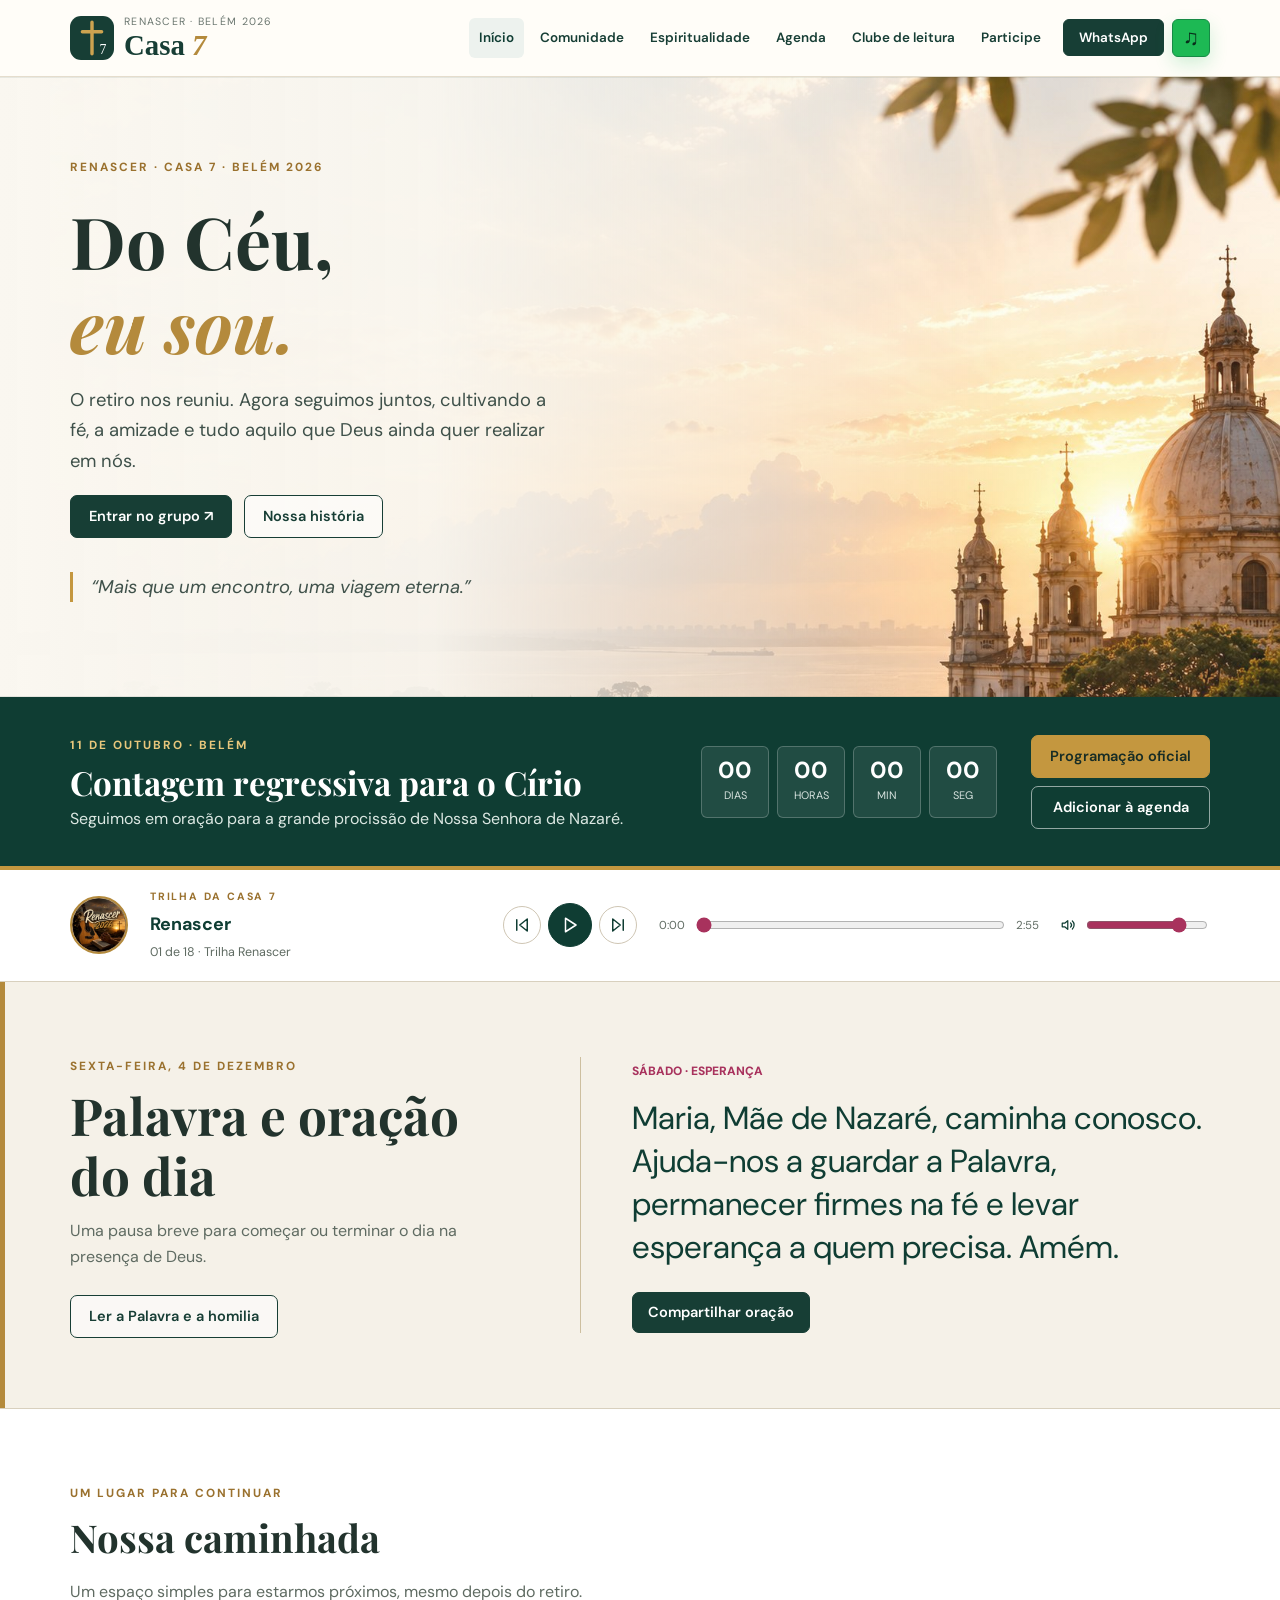
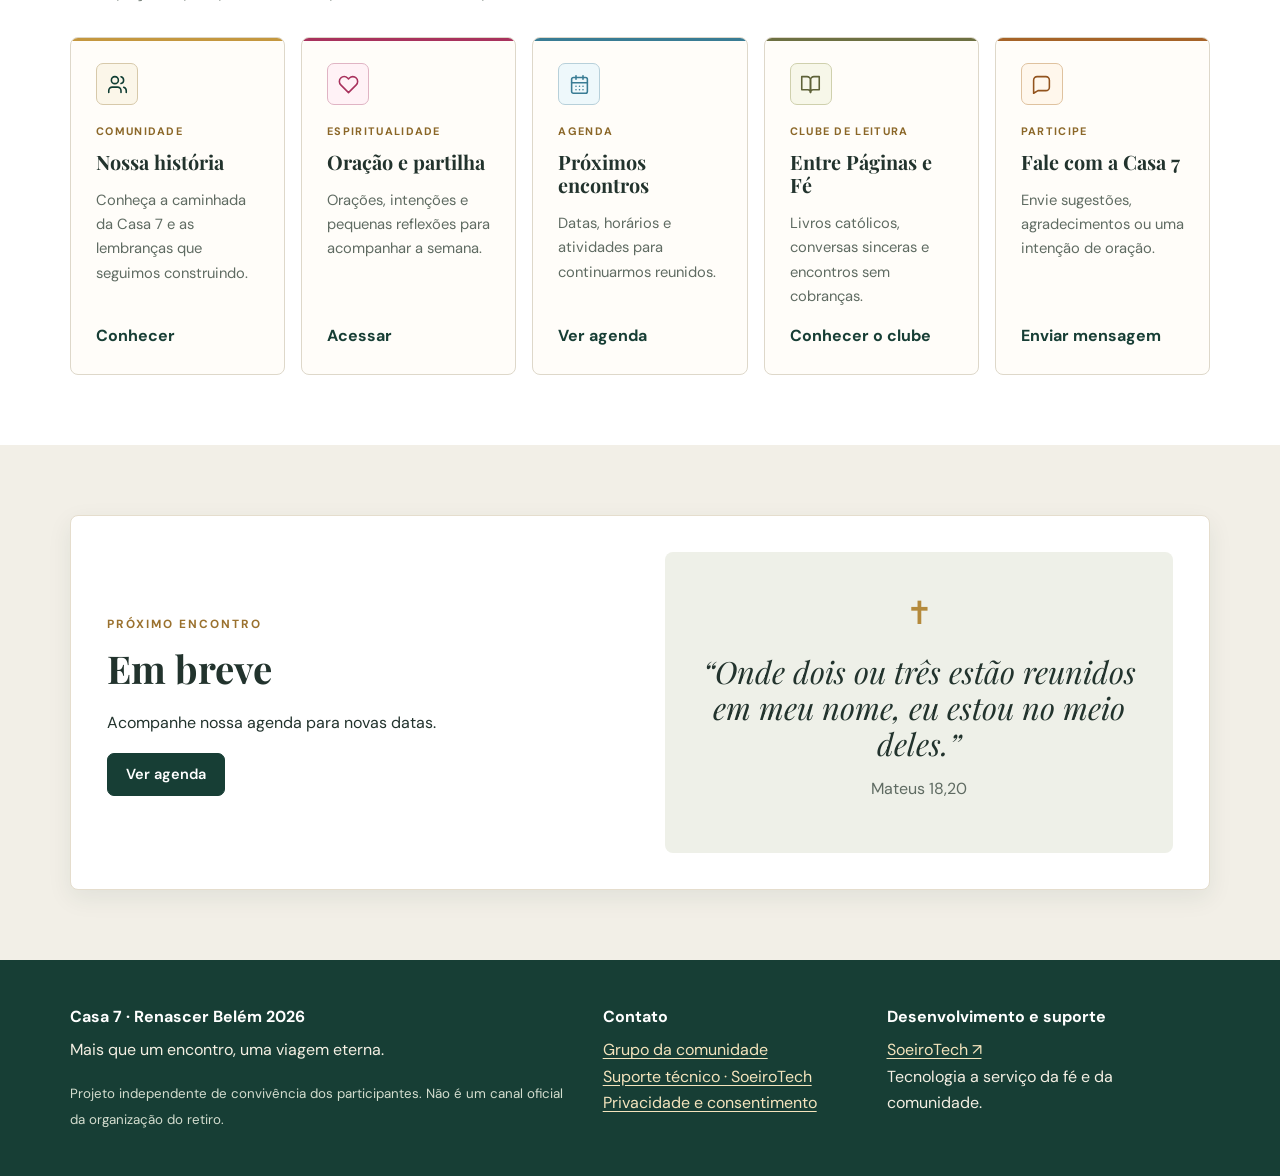
<file: index.html>
<!doctype html><html lang="pt-BR"><head><meta charset="utf-8"><meta name="viewport" content="width=device-width, initial-scale=1"><meta name="description" content="Casa 7 — Comunidade Renascer Belém 2026. Fé, amizade, oração e leitura."><meta name="theme-color" content="#173e35"><title>Início | Casa 7 — Renascer</title><link rel="icon" href="assets/img/favicon.svg" type="image/svg+xml"><link rel="stylesheet" href="assets/css/style.css?v=20260924-12"><link rel="stylesheet" href="assets/css/hero.css?v=20260924-12"><link rel="stylesheet" href="assets/css/professional.css?v=20260924-12"><script defer src="assets/js/config.js?v=20260924-12"></script><script defer src="assets/js/app.js?v=20260924-12"></script></head><body><a class="skip" href="#conteudo">Pular para o conteúdo</a><header class="header"><div class="container navwrap"><a class="brand" href="index.html" aria-label="Casa 7, início"><img class="brand-mark" src="assets/img/favicon.svg" alt="" width="44" height="44"><span><small>RENASCER · BELÉM 2026</small><strong>Casa <em>7</em></strong></span></a><button class="menu-toggle" aria-expanded="false" aria-controls="menu" aria-label="Abrir menu">☰</button><nav id="menu" class="nav" aria-label="Menu principal"><a href="index.html" data-nav="index.html">Início</a><a href="comunidade.html" data-nav="comunidade.html">Comunidade</a><a href="espiritualidade.html" data-nav="espiritualidade.html">Espiritualidade</a><a href="agenda.html" data-nav="agenda.html">Agenda</a><a href="leitura.html" data-nav="leitura.html">Clube de leitura</a><a href="participe.html" data-nav="participe.html">Participe</a><span class="nav-actions"><a class="nav-cta btn" data-whatsapp href="#">WhatsApp</a><a class="spotify-icon" data-spotify href="#" aria-label="Ouvir playlist da Casa 7 no Spotify" title="Ouvir no Spotify"><span aria-hidden="true">♫</span></a></span></nav></div></header><main id="conteudo"><section class="hero"><div class="container hero-grid"><div><span class="eyebrow">RENASCER · CASA 7 · BELÉM 2026</span><h1>Do Céu,<br><em>eu sou.</em></h1><p>O retiro nos reuniu. Agora seguimos juntos, cultivando a fé, a amizade e tudo aquilo que Deus ainda quer realizar em nós.</p><div class="actions"><a class="btn" data-whatsapp href="#">Entrar no grupo ↗</a><a class="btn outline" href="comunidade.html">Nossa história</a></div><p class="heroquote">“Mais que um encontro, uma viagem eterna.”</p></div></div></section><section class="cirio-countdown" aria-labelledby="cirio-title"><div class="container cirio-layout"><div class="cirio-copy"><span class="eyebrow">11 DE OUTUBRO · BELÉM</span><h2 id="cirio-title">Contagem regressiva para o Círio</h2><p>Seguimos em oração para a grande procissão de Nossa Senhora de Nazaré.</p></div><div id="cirio-timer" class="cirio-timer" data-cirio-date="2026-10-11T06:00:00-03:00" aria-live="off"><div><strong data-cirio-days>00</strong><span>dias</span></div><div><strong data-cirio-hours>00</strong><span>horas</span></div><div><strong data-cirio-minutes>00</strong><span>min</span></div><div><strong data-cirio-seconds>00</strong><span>seg</span></div></div><div class="cirio-actions"><a class="btn cirio-primary" href="https://www.ciriodenazare.com.br/" target="_blank" rel="noopener noreferrer">Programação oficial</a><button class="btn cirio-secondary" type="button" data-cirio-calendar>Adicionar à agenda</button></div></div></section><section id="mini-player" class="mini-player" aria-label="Player de músicas da Casa 7" hidden><div class="container mini-player-layout"><button class="playlist-cover" type="button" data-playlist-open aria-expanded="false" aria-controls="playlist-panel" aria-label="Abrir playlist Renascer 2026" title="Ver playlist"><img src="assets/img/playlist-renascer.png" alt="" width="290" height="286"></button><div class="player-track"><span class="eyebrow">TRILHA DA CASA 7</span><strong id="player-title">Música</strong><span id="player-artist">Casa 7</span></div><div class="player-controls"><button class="player-icon" type="button" data-player-prev aria-label="Música anterior" title="Música anterior"><svg class="player-icon-svg" aria-hidden="true"><use href="assets/img/icons.svg#previous"></use></svg></button><button class="player-icon player-toggle" type="button" data-player-toggle aria-label="Reproduzir" title="Reproduzir"><svg class="player-icon-svg" aria-hidden="true"><use data-player-toggle-icon href="assets/img/icons.svg#play"></use></svg></button><button class="player-icon" type="button" data-player-next aria-label="Próxima música" title="Próxima música"><svg class="player-icon-svg" aria-hidden="true"><use href="assets/img/icons.svg#next"></use></svg></button></div><div class="player-progress-wrap"><span id="player-current">0:00</span><input id="player-progress" type="range" min="0" max="100" value="0" step="0.1" aria-label="Progresso da música"><span id="player-duration">0:00</span></div><div class="player-volume"><svg aria-hidden="true"><use href="assets/img/icons.svg#volume"></use></svg><input id="player-volume" type="range" min="0" max="1" value="0.8" step="0.05" aria-label="Volume"></div><audio id="audio-player" preload="metadata"></audio></div></section><section id="playlist-panel" class="playlist-panel" aria-labelledby="playlist-title" hidden><div class="container playlist-panel-inner"><div class="playlist-panel-head"><div><span class="eyebrow">18 CANÇÕES · RENASCER 2026</span><h2 id="playlist-title">Escolha uma música</h2></div><button class="playlist-close" type="button" data-playlist-close aria-label="Fechar playlist" title="Fechar">×</button></div><div id="playlist-tracks" class="playlist-tracks"></div></div></section><section class="daily-faith" aria-labelledby="daily-title"><div class="container daily-faith-layout"><div class="daily-faith-heading"><span class="eyebrow" id="daily-date">HOJE</span><h2 id="daily-title">Palavra e oração do dia</h2><p>Uma pausa breve para começar ou terminar o dia na presença de Deus.</p><a class="btn outline" data-daily-word href="https://www.vaticannews.va/pt/palavra-do-dia.html" target="_blank" rel="noopener noreferrer">Ler a Palavra e a homilia</a></div><div class="daily-prayer"><span class="daily-label" id="daily-theme">Oração do dia</span><blockquote id="daily-prayer">Senhor, permanece conosco e conduz nossos passos neste dia. Amém.</blockquote><div class="daily-share-row"><button class="btn" type="button" data-share-prayer>Compartilhar oração</button><span id="daily-share-status" role="status" aria-live="polite"></span></div></div></div></section><section class="section "><div class="container"><div class="section-head"><span class="eyebrow">UM LUGAR PARA CONTINUAR</span><h2>Nossa caminhada</h2><p>Um espaço simples para estarmos próximos, mesmo depois do retiro.</p></div><div class="cards journey-cards"><article class="card journey-card"><span class="card-icon-box" aria-hidden="true"><svg class="card-icon-svg" aria-hidden="true"><use href="assets/img/icons.svg#users"></use></svg></span><span class="card-kicker">Comunidade</span><h3>Nossa história</h3><p>Conheça a caminhada da Casa 7 e as lembranças que seguimos construindo.</p><a class="textlink" href="comunidade.html">Conhecer</a></article><article class="card journey-card"><span class="card-icon-box" aria-hidden="true"><svg class="card-icon-svg" aria-hidden="true"><use href="assets/img/icons.svg#heart"></use></svg></span><span class="card-kicker">Espiritualidade</span><h3>Oração e partilha</h3><p>Orações, intenções e pequenas reflexões para acompanhar a semana.</p><a class="textlink" href="espiritualidade.html">Acessar</a></article><article class="card journey-card"><span class="card-icon-box" aria-hidden="true"><svg class="card-icon-svg" aria-hidden="true"><use href="assets/img/icons.svg#calendar"></use></svg></span><span class="card-kicker">Agenda</span><h3>Próximos encontros</h3><p>Datas, horários e atividades para continuarmos reunidos.</p><a class="textlink" href="agenda.html">Ver agenda</a></article><article class="card journey-card"><span class="card-icon-box" aria-hidden="true"><svg class="card-icon-svg" aria-hidden="true"><use href="assets/img/icons.svg#book"></use></svg></span><span class="card-kicker">Clube de leitura</span><h3>Entre Páginas e Fé</h3><p>Livros católicos, conversas sinceras e encontros sem cobranças.</p><a class="textlink" href="leitura.html">Conhecer o clube</a></article><article class="card journey-card"><span class="card-icon-box" aria-hidden="true"><svg class="card-icon-svg" aria-hidden="true"><use href="assets/img/icons.svg#message"></use></svg></span><span class="card-kicker">Participe</span><h3>Fale com a Casa 7</h3><p>Envie sugestões, agradecimentos ou uma intenção de oração.</p><a class="textlink" href="participe.html">Enviar mensagem</a></article></div></div></section><section class="section muted"><div class="container"><div class="feature"><div><span class="eyebrow">PRÓXIMO ENCONTRO</span><h2 id="next-title">Em breve</h2><p id="next-details">Acompanhe nossa agenda para novas datas.</p><div id="countdown" class="countdown" aria-live="off"></div><a class="btn" href="agenda.html">Ver agenda</a></div><div class="quote"><span>✝</span><blockquote>“Onde dois ou três estão reunidos em meu nome, eu estou no meio deles.”</blockquote><p>Mateus 18,20</p></div></div></div></section></main><footer class="footer"><div class="container footergrid"><div><strong>Casa 7 · Renascer Belém 2026</strong><p>Mais que um encontro, uma viagem eterna.</p><small>Projeto independente de convivência dos participantes. Não é um canal oficial da organização do retiro.</small></div><div><strong>Contato</strong><p><a data-whatsapp href="#">Grupo da comunidade</a><br><a data-tech-mail href="#">Suporte técnico · SoeiroTech</a><br><a href="privacidade.html">Privacidade e consentimento</a></p></div><div><strong>Desenvolvimento e suporte</strong><p><a href="https://soeirotech.com.br" target="_blank" rel="noopener noreferrer">SoeiroTech ↗</a><br>Tecnologia a serviço da fé e da comunidade.</p></div></div></footer><div id="welcome-banner" class="welcome-banner" role="dialog" aria-modal="true" aria-label="Aviso do Momento de Oração" hidden><div class="welcome-banner-shell"><button class="welcome-banner-close" type="button" data-banner-close aria-label="Fechar aviso" title="Fechar">×</button><a href="agenda.html" aria-label="Ver detalhes do Momento de Oração na agenda"><img class="welcome-banner-image" src="assets/img/momento-oracao.jpg" alt="Momento de Oração Pós Renascer, 24 de setembro, após a missa das 19h, na Igreja São João Paulo II" width="1180" height="1475"></a><div class="welcome-banner-footer"><span>Encontro de hoje · após a missa</span><a href="agenda.html">Ver agenda</a></div></div></div></body></html>
</file>
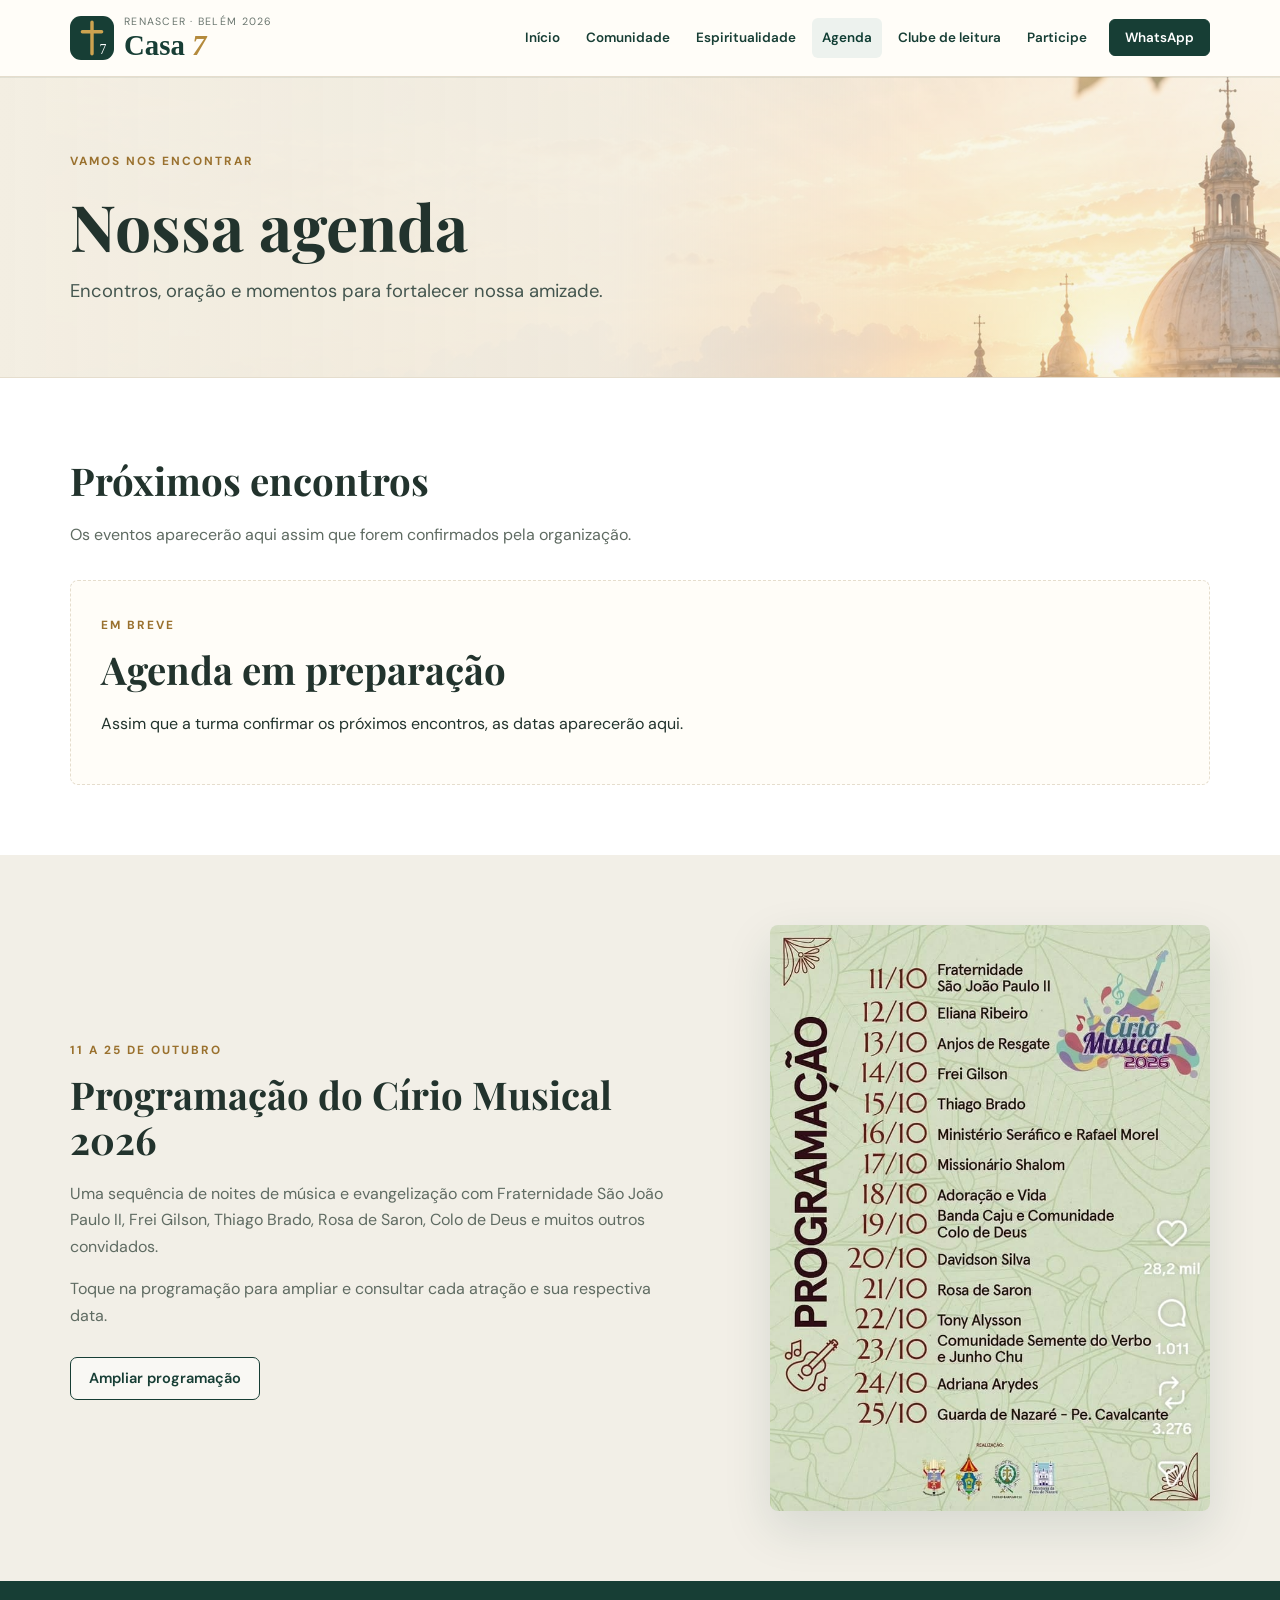
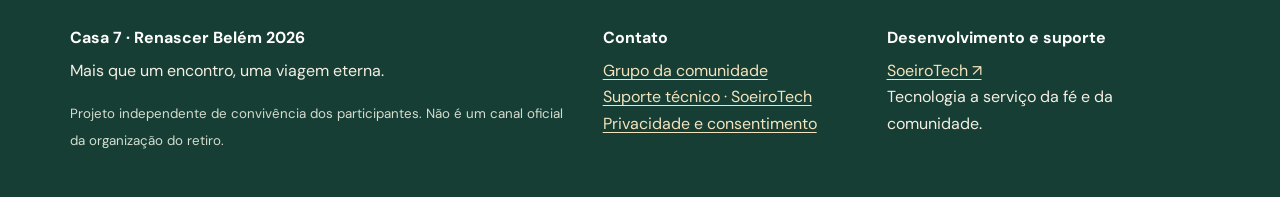
<file: agenda.html>
<!doctype html><html lang="pt-BR"><head><meta charset="utf-8"><meta name="viewport" content="width=device-width, initial-scale=1"><meta name="description" content="Casa 7 — Comunidade Renascer Belém 2026. Fé, amizade, oração e leitura."><meta name="theme-color" content="#173e35"><title>Agenda | Casa 7 — Renascer</title><link rel="icon" href="assets/img/favicon.svg" type="image/svg+xml"><link rel="stylesheet" href="assets/css/style.css?v=20260924-12"><link rel="stylesheet" href="assets/css/professional.css?v=20260924-12"><script defer src="assets/js/config.js?v=20260924-12"></script><script defer src="assets/js/app.js?v=20260924-12"></script></head><body><a class="skip" href="#conteudo">Pular para o conteúdo</a><header class="header"><div class="container navwrap"><a class="brand" href="index.html" aria-label="Casa 7, início"><img class="brand-mark" src="assets/img/favicon.svg" alt="" width="44" height="44"><span><small>RENASCER · BELÉM 2026</small><strong>Casa <em>7</em></strong></span></a><button class="menu-toggle" aria-expanded="false" aria-controls="menu" aria-label="Abrir menu">☰</button><nav id="menu" class="nav" aria-label="Menu principal"><a href="index.html" data-nav="index.html">Início</a><a href="comunidade.html" data-nav="comunidade.html">Comunidade</a><a href="espiritualidade.html" data-nav="espiritualidade.html">Espiritualidade</a><a href="agenda.html" data-nav="agenda.html">Agenda</a><a href="leitura.html" data-nav="leitura.html">Clube de leitura</a><a href="participe.html" data-nav="participe.html">Participe</a><a class="nav-cta btn" data-whatsapp href="#">WhatsApp</a></nav></div></header><main id="conteudo"><section class="pagehero"><div class="container"><span class="eyebrow">VAMOS NOS ENCONTRAR</span><h1>Nossa agenda</h1><p class="lead">Encontros, oração e momentos para fortalecer nossa amizade.</p></div></section><section class="section "><div class="container"><div class="section-head"><h2>Próximos encontros</h2><p>Os eventos aparecerão aqui assim que forem confirmados pela organização.</p></div><div id="events" class="event-list"></div></div></section><section class="section muted cirio-program"><div class="container cirio-program-layout"><div class="cirio-program-copy"><span class="eyebrow">11 A 25 DE OUTUBRO</span><h2>Programação do Círio Musical 2026</h2><p>Uma sequência de noites de música e evangelização com Fraternidade São João Paulo II, Frei Gilson, Thiago Brado, Rosa de Saron, Colo de Deus e muitos outros convidados.</p><p>Toque na programação para ampliar e consultar cada atração e sua respectiva data.</p><a class="btn outline" href="assets/img/cirio-musical-2026.png" target="_blank" rel="noopener noreferrer">Ampliar programação</a></div><a class="editorial-poster" href="assets/img/cirio-musical-2026.png" target="_blank" rel="noopener noreferrer" aria-label="Abrir programação completa do Círio Musical 2026"><img src="assets/img/cirio-musical-2026.png" alt="Programação do Círio Musical 2026, de 11 a 25 de outubro" width="720" height="960" loading="lazy"></a></div></section></main><footer class="footer"><div class="container footergrid"><div><strong>Casa 7 · Renascer Belém 2026</strong><p>Mais que um encontro, uma viagem eterna.</p><small>Projeto independente de convivência dos participantes. Não é um canal oficial da organização do retiro.</small></div><div><strong>Contato</strong><p><a data-whatsapp href="#">Grupo da comunidade</a><br><a data-tech-mail href="#">Suporte técnico · SoeiroTech</a><br><a href="privacidade.html">Privacidade e consentimento</a></p></div><div><strong>Desenvolvimento e suporte</strong><p><a href="https://soeirotech.com.br" target="_blank" rel="noopener noreferrer">SoeiroTech ↗</a><br>Tecnologia a serviço da fé e da comunidade.</p></div></div></footer></body></html>
</file>
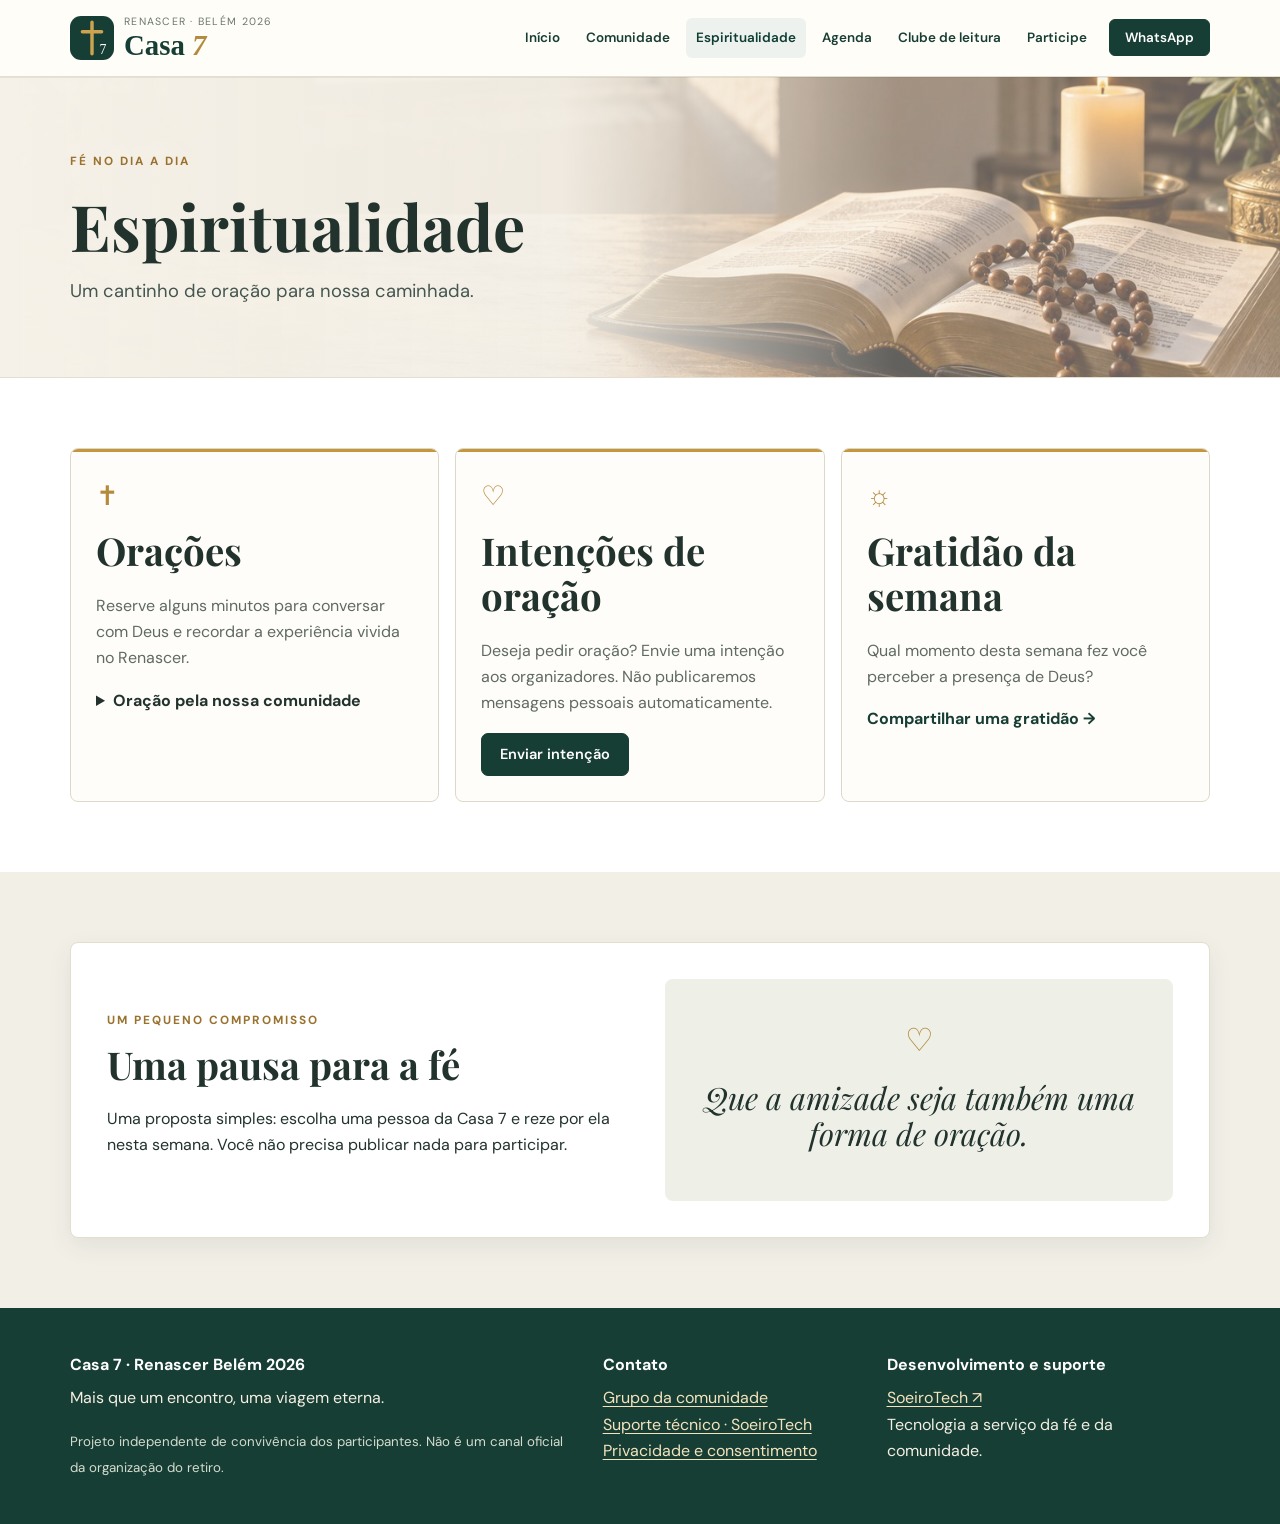
<file: espiritualidade.html>
<!doctype html><html lang="pt-BR"><head><meta charset="utf-8"><meta name="viewport" content="width=device-width, initial-scale=1"><meta name="description" content="Casa 7 — Comunidade Renascer Belém 2026. Fé, amizade, oração e leitura."><meta name="theme-color" content="#173e35"><title>Espiritualidade | Casa 7 — Renascer</title><link rel="icon" href="assets/img/favicon.svg" type="image/svg+xml"><link rel="stylesheet" href="assets/css/style.css?v=20260924-12"><link rel="stylesheet" href="assets/css/professional.css?v=20260924-12"><script defer src="assets/js/config.js?v=20260924-12"></script><script defer src="assets/js/app.js?v=20260924-12"></script></head><body><a class="skip" href="#conteudo">Pular para o conteúdo</a><header class="header"><div class="container navwrap"><a class="brand" href="index.html" aria-label="Casa 7, início"><img class="brand-mark" src="assets/img/favicon.svg" alt="" width="44" height="44"><span><small>RENASCER · BELÉM 2026</small><strong>Casa <em>7</em></strong></span></a><button class="menu-toggle" aria-expanded="false" aria-controls="menu" aria-label="Abrir menu">☰</button><nav id="menu" class="nav" aria-label="Menu principal"><a href="index.html" data-nav="index.html">Início</a><a href="comunidade.html" data-nav="comunidade.html">Comunidade</a><a href="espiritualidade.html" data-nav="espiritualidade.html">Espiritualidade</a><a href="agenda.html" data-nav="agenda.html">Agenda</a><a href="leitura.html" data-nav="leitura.html">Clube de leitura</a><a href="participe.html" data-nav="participe.html">Participe</a><a class="nav-cta btn" data-whatsapp href="#">WhatsApp</a></nav></div></header><main id="conteudo"><section class="pagehero spirituality-pagehero"><div class="container"><span class="eyebrow">FÉ NO DIA A DIA</span><h1>Espiritualidade</h1><p class="lead">Um cantinho de oração para nossa caminhada.</p></div></section><section class="section "><div class="container"><div class="cards"><article class="card"><span class="card-icon">✝</span><h2>Orações</h2><p>Reserve alguns minutos para conversar com Deus e recordar a experiência vivida no Renascer.</p><details><summary>Oração pela nossa comunidade</summary><p>Senhor Jesus, abençoai os amigos que reunistes na Casa 7. Fortalecei nossa fé, ensinai-nos a cuidar uns dos outros e conduzi nossos passos no vosso amor. Amém.</p></details></article><article class="card"><span class="card-icon">♡</span><h2>Intenções de oração</h2><p>Deseja pedir oração? Envie uma intenção aos organizadores. Não publicaremos mensagens pessoais automaticamente.</p><a class="btn" href="participe.html#mensagem">Enviar intenção</a></article><article class="card"><span class="card-icon">☼</span><h2>Gratidão da semana</h2><p>Qual momento desta semana fez você perceber a presença de Deus?</p><a class="textlink" href="participe.html#mensagem">Compartilhar uma gratidão →</a></article></div></div></section><section class="section muted"><div class="container"><div class="feature"><div><span class="eyebrow">UM PEQUENO COMPROMISSO</span><h2>Uma pausa para a fé</h2><p>Uma proposta simples: escolha uma pessoa da Casa 7 e reze por ela nesta semana. Você não precisa publicar nada para participar.</p></div><div class="quote"><span>♡</span><blockquote>Que a amizade seja também uma forma de oração.</blockquote></div></div></div></section></main><footer class="footer"><div class="container footergrid"><div><strong>Casa 7 · Renascer Belém 2026</strong><p>Mais que um encontro, uma viagem eterna.</p><small>Projeto independente de convivência dos participantes. Não é um canal oficial da organização do retiro.</small></div><div><strong>Contato</strong><p><a data-whatsapp href="#">Grupo da comunidade</a><br><a data-tech-mail href="#">Suporte técnico · SoeiroTech</a><br><a href="privacidade.html">Privacidade e consentimento</a></p></div><div><strong>Desenvolvimento e suporte</strong><p><a href="https://soeirotech.com.br" target="_blank" rel="noopener noreferrer">SoeiroTech ↗</a><br>Tecnologia a serviço da fé e da comunidade.</p></div></div></footer></body></html>
</file>
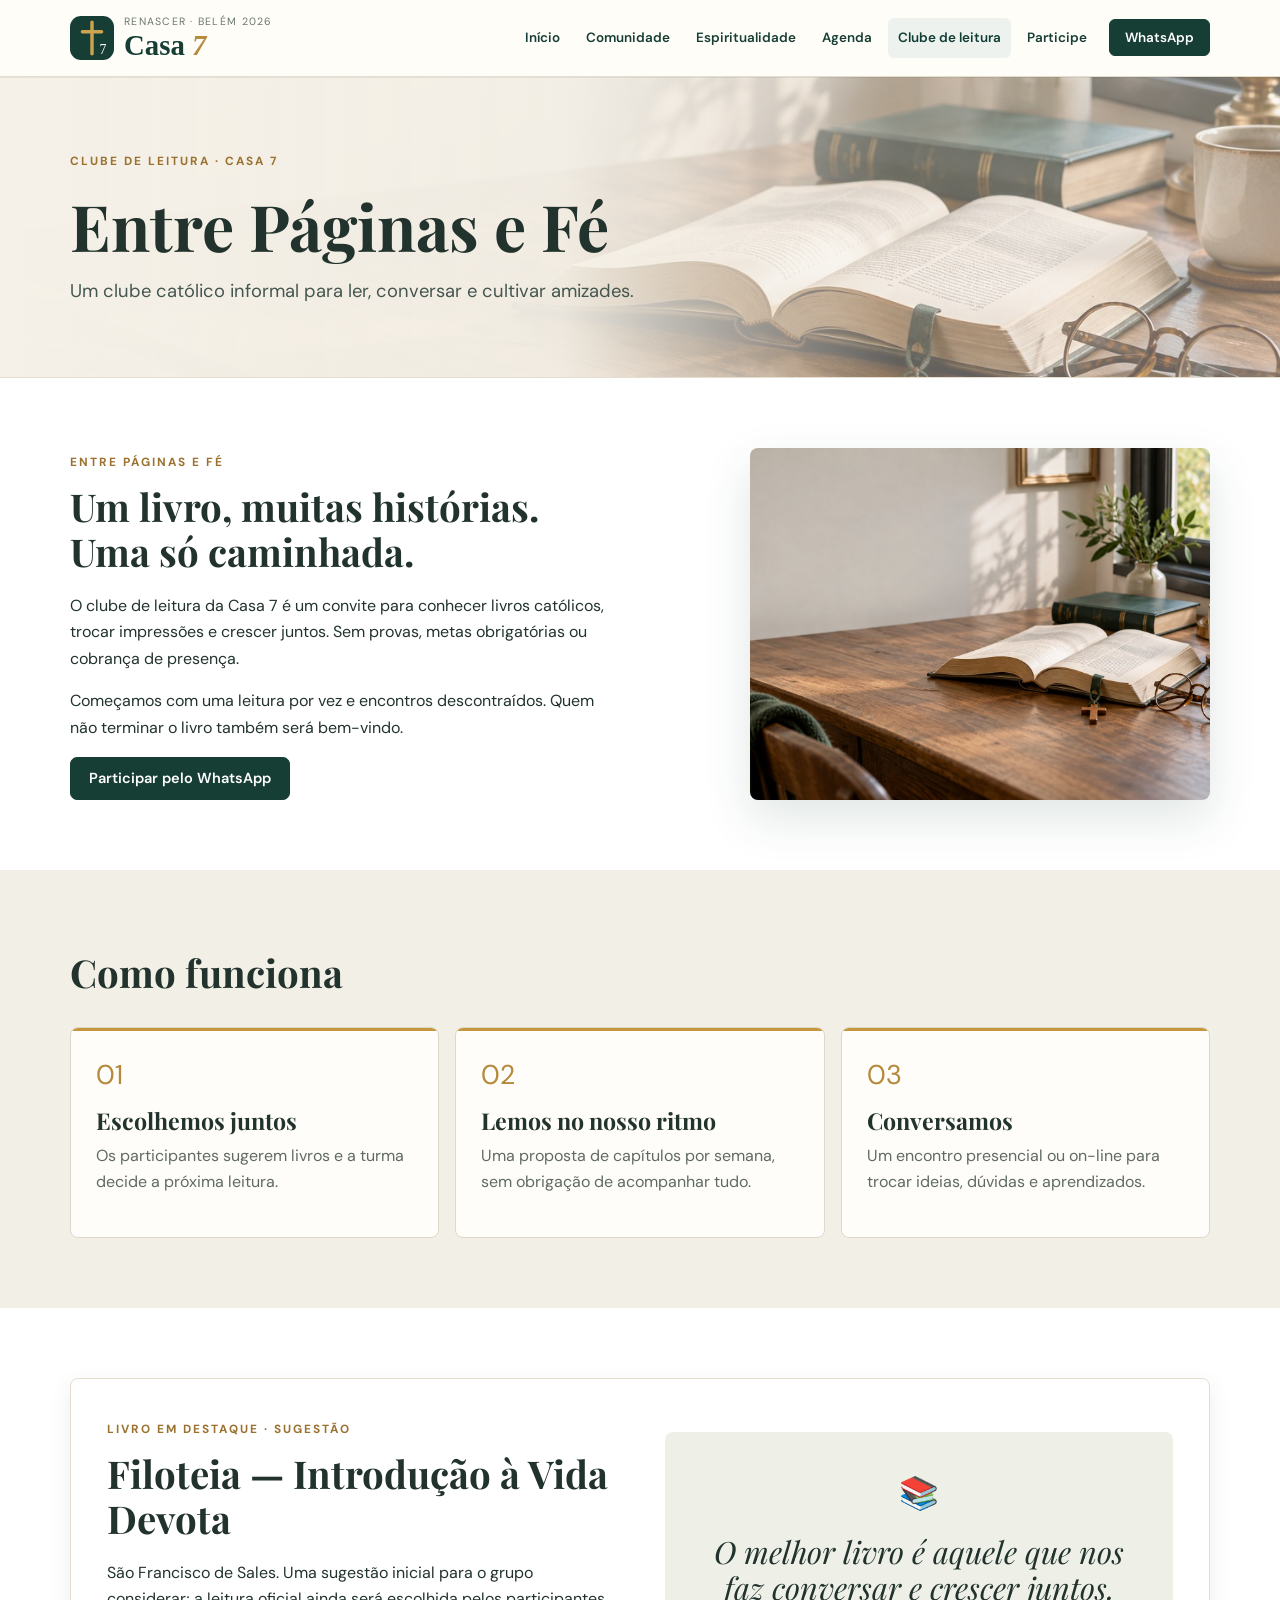
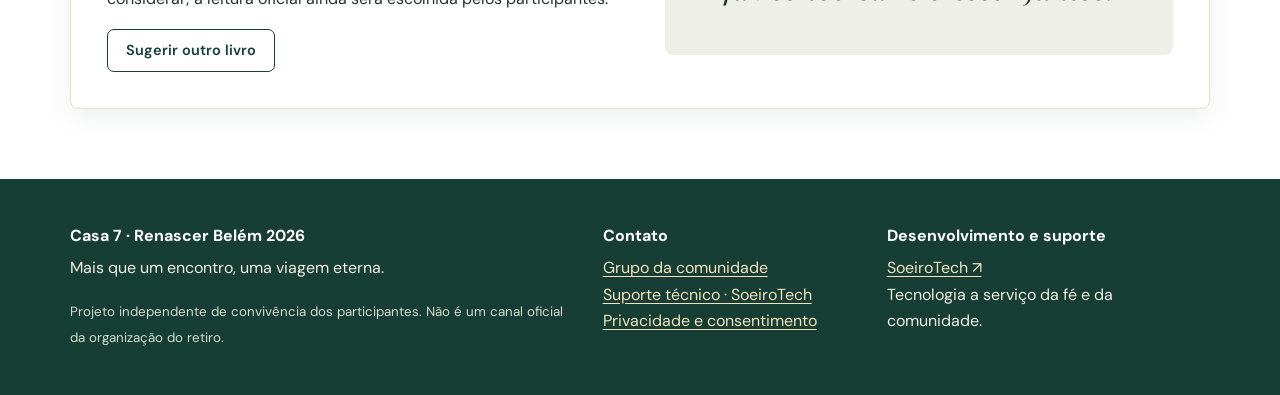
<file: leitura.html>
<!doctype html><html lang="pt-BR"><head><meta charset="utf-8"><meta name="viewport" content="width=device-width, initial-scale=1"><meta name="description" content="Casa 7 — Comunidade Renascer Belém 2026. Fé, amizade, oração e leitura."><meta name="theme-color" content="#173e35"><title>Clube de leitura | Casa 7 — Renascer</title><link rel="icon" href="assets/img/favicon.svg" type="image/svg+xml"><link rel="stylesheet" href="assets/css/style.css?v=20260924-12"><link rel="stylesheet" href="assets/css/professional.css?v=20260924-12"><script defer src="assets/js/config.js?v=20260924-12"></script><script defer src="assets/js/app.js?v=20260924-12"></script></head><body><a class="skip" href="#conteudo">Pular para o conteúdo</a><header class="header"><div class="container navwrap"><a class="brand" href="index.html" aria-label="Casa 7, início"><img class="brand-mark" src="assets/img/favicon.svg" alt="" width="44" height="44"><span><small>RENASCER · BELÉM 2026</small><strong>Casa <em>7</em></strong></span></a><button class="menu-toggle" aria-expanded="false" aria-controls="menu" aria-label="Abrir menu">☰</button><nav id="menu" class="nav" aria-label="Menu principal"><a href="index.html" data-nav="index.html">Início</a><a href="comunidade.html" data-nav="comunidade.html">Comunidade</a><a href="espiritualidade.html" data-nav="espiritualidade.html">Espiritualidade</a><a href="agenda.html" data-nav="agenda.html">Agenda</a><a href="leitura.html" data-nav="leitura.html">Clube de leitura</a><a href="participe.html" data-nav="participe.html">Participe</a><a class="nav-cta btn" data-whatsapp href="#">WhatsApp</a></nav></div></header><main id="conteudo"><section class="pagehero reading-pagehero"><div class="container"><span class="eyebrow">CLUBE DE LEITURA · CASA 7</span><h1>Entre Páginas e Fé</h1><p class="lead">Um clube católico informal para ler, conversar e cultivar amizades.</p></div></section><section class="section reading-intro"><div class="container"><div class="split"><div><span class="eyebrow">ENTRE PÁGINAS E FÉ</span><h2>Um livro, muitas histórias. Uma só caminhada.</h2><p>O clube de leitura da Casa 7 é um convite para conhecer livros católicos, trocar impressões e crescer juntos. Sem provas, metas obrigatórias ou cobrança de presença.</p><p>Começamos com uma leitura por vez e encontros descontraídos. Quem não terminar o livro também será bem-vindo.</p><a class="btn" data-whatsapp href="#">Participar pelo WhatsApp</a></div><figure class="reading-visual"><img src="assets/img/leitura.jpg" alt="Livro aberto, óculos e marcador em forma de cruz sobre uma mesa de leitura" width="1536" height="1024" loading="lazy"></figure></div></div></section><section class="section muted"><div class="container"><div class="section-head"><h2>Como funciona</h2></div><div class="cards"><div class="card"><span class="card-icon">01</span><h3>Escolhemos juntos</h3><p>Os participantes sugerem livros e a turma decide a próxima leitura.</p></div><div class="card"><span class="card-icon">02</span><h3>Lemos no nosso ritmo</h3><p>Uma proposta de capítulos por semana, sem obrigação de acompanhar tudo.</p></div><div class="card"><span class="card-icon">03</span><h3>Conversamos</h3><p>Um encontro presencial ou on-line para trocar ideias, dúvidas e aprendizados.</p></div></div></div></section><section class="section "><div class="container"><div class="feature"><div><span class="eyebrow">LIVRO EM DESTAQUE · SUGESTÃO</span><h2>Filoteia — Introdução à Vida Devota</h2><p>São Francisco de Sales. Uma sugestão inicial para o grupo considerar; a leitura oficial ainda será escolhida pelos participantes.</p><a class="btn outline" href="participe.html#mensagem">Sugerir outro livro</a></div><div class="quote"><span>📚</span><blockquote>O melhor livro é aquele que nos faz conversar e crescer juntos.</blockquote></div></div></div></section></main><footer class="footer"><div class="container footergrid"><div><strong>Casa 7 · Renascer Belém 2026</strong><p>Mais que um encontro, uma viagem eterna.</p><small>Projeto independente de convivência dos participantes. Não é um canal oficial da organização do retiro.</small></div><div><strong>Contato</strong><p><a data-whatsapp href="#">Grupo da comunidade</a><br><a data-tech-mail href="#">Suporte técnico · SoeiroTech</a><br><a href="privacidade.html">Privacidade e consentimento</a></p></div><div><strong>Desenvolvimento e suporte</strong><p><a href="https://soeirotech.com.br" target="_blank" rel="noopener noreferrer">SoeiroTech ↗</a><br>Tecnologia a serviço da fé e da comunidade.</p></div></div></footer></body></html>
</file>
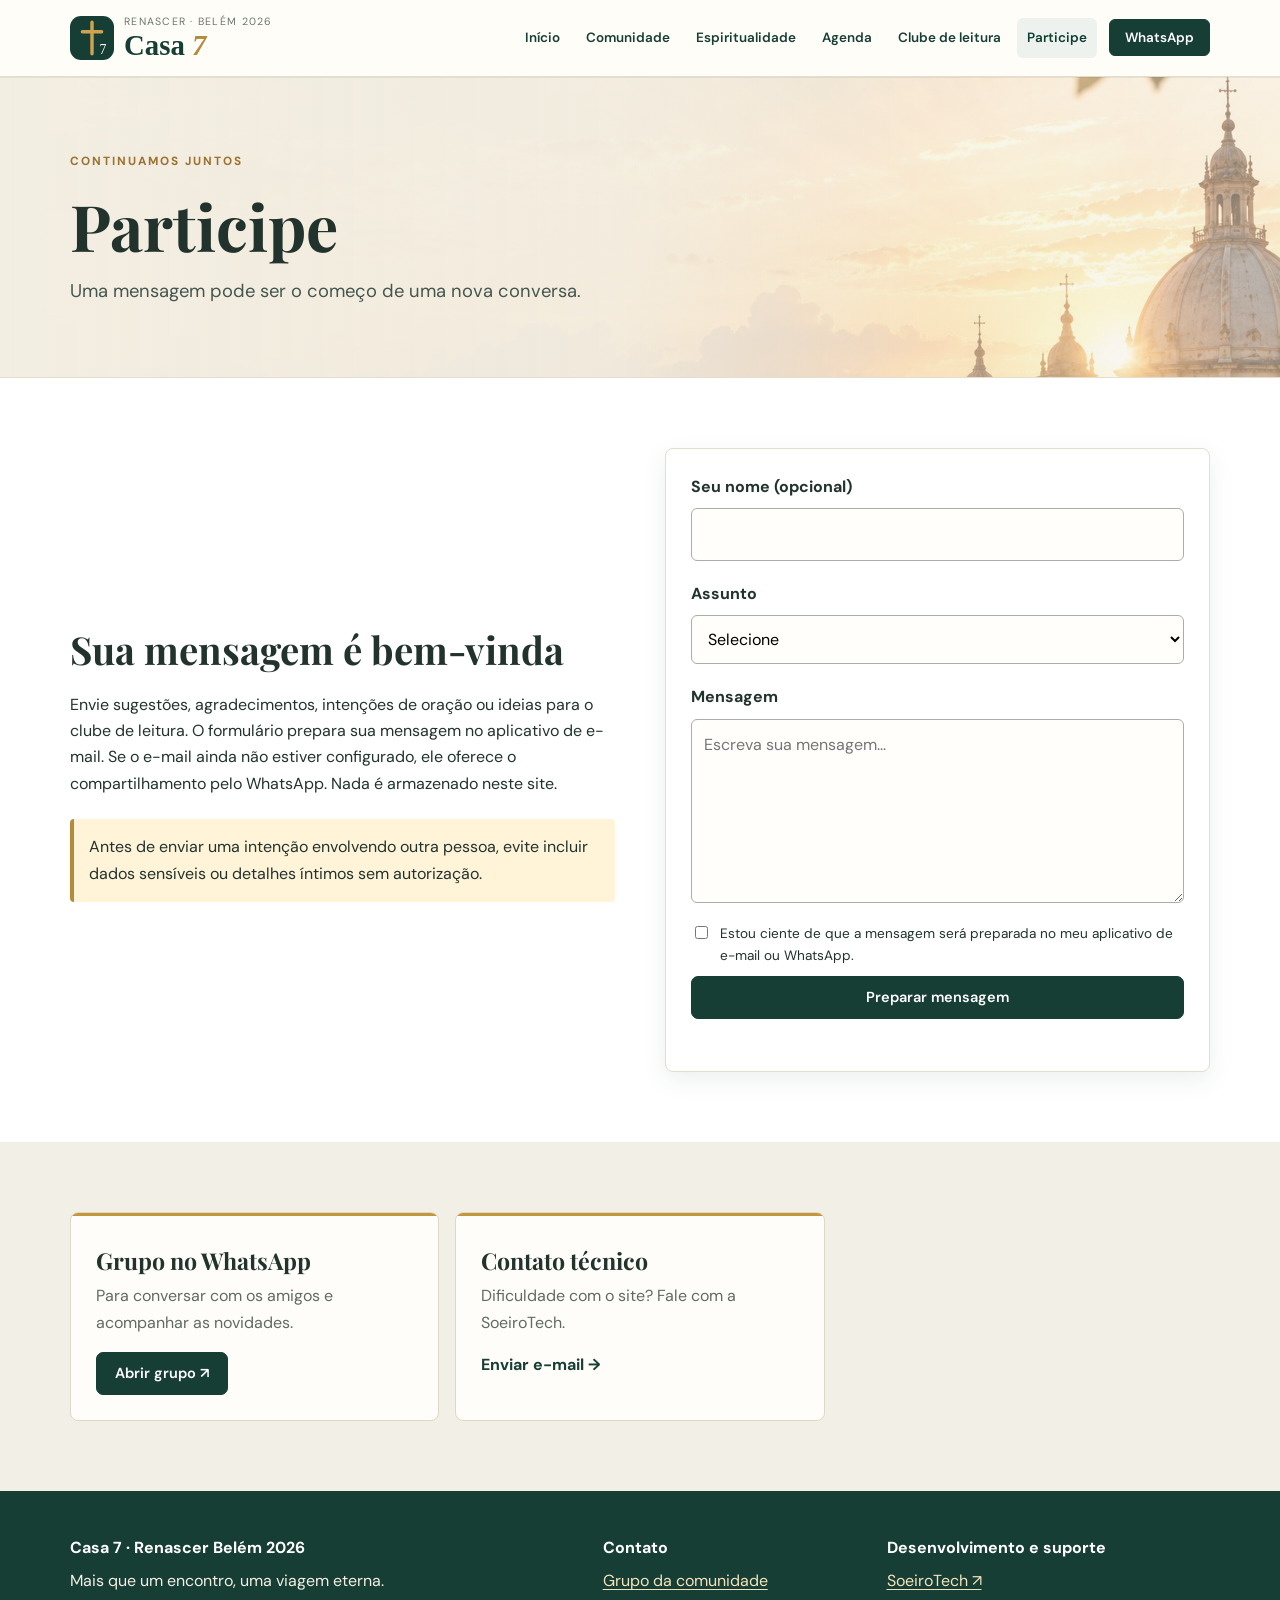
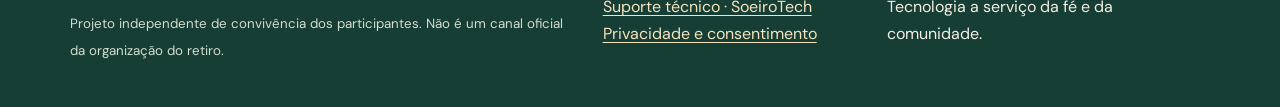
<file: participe.html>
<!doctype html><html lang="pt-BR"><head><meta charset="utf-8"><meta name="viewport" content="width=device-width, initial-scale=1"><meta name="description" content="Casa 7 — Comunidade Renascer Belém 2026. Fé, amizade, oração e leitura."><meta name="theme-color" content="#173e35"><title>Participe | Casa 7 — Renascer</title><link rel="icon" href="assets/img/favicon.svg" type="image/svg+xml"><link rel="stylesheet" href="assets/css/style.css?v=20260924-12"><link rel="stylesheet" href="assets/css/professional.css?v=20260924-12"><script defer src="assets/js/config.js?v=20260924-12"></script><script defer src="assets/js/app.js?v=20260924-12"></script></head><body><a class="skip" href="#conteudo">Pular para o conteúdo</a><header class="header"><div class="container navwrap"><a class="brand" href="index.html" aria-label="Casa 7, início"><img class="brand-mark" src="assets/img/favicon.svg" alt="" width="44" height="44"><span><small>RENASCER · BELÉM 2026</small><strong>Casa <em>7</em></strong></span></a><button class="menu-toggle" aria-expanded="false" aria-controls="menu" aria-label="Abrir menu">☰</button><nav id="menu" class="nav" aria-label="Menu principal"><a href="index.html" data-nav="index.html">Início</a><a href="comunidade.html" data-nav="comunidade.html">Comunidade</a><a href="espiritualidade.html" data-nav="espiritualidade.html">Espiritualidade</a><a href="agenda.html" data-nav="agenda.html">Agenda</a><a href="leitura.html" data-nav="leitura.html">Clube de leitura</a><a href="participe.html" data-nav="participe.html">Participe</a><a class="nav-cta btn" data-whatsapp href="#">WhatsApp</a></nav></div></header><main id="conteudo"><section class="pagehero"><div class="container"><span class="eyebrow">CONTINUAMOS JUNTOS</span><h1>Participe</h1><p class="lead">Uma mensagem pode ser o começo de uma nova conversa.</p></div></section><section class="section "><div class="container"><div class="split"><div><h2>Sua mensagem é bem-vinda</h2><p>Envie sugestões, agradecimentos, intenções de oração ou ideias para o clube de leitura. O formulário prepara sua mensagem no aplicativo de e-mail. Se o e-mail ainda não estiver configurado, ele oferece o compartilhamento pelo WhatsApp. Nada é armazenado neste site.</p><div class="notice">Antes de enviar uma intenção envolvendo outra pessoa, evite incluir dados sensíveis ou detalhes íntimos sem autorização.</div></div><form id="contact-form" class="contact-form"><label for="nome">Seu nome (opcional)</label><input id="nome" name="nome" autocomplete="name" maxlength="80"><label for="assunto">Assunto</label><select id="assunto" name="assunto" required><option value="">Selecione</option><option>Mensagem para a comunidade</option><option>Intenção de oração</option><option>Sugestão de encontro</option><option>Clube de leitura</option><option>Fotografias e consentimento</option><option>Suporte técnico</option></select><label for="mensagem">Mensagem</label><textarea id="mensagem" name="mensagem" rows="6" required maxlength="3000" placeholder="Escreva sua mensagem..."></textarea><label class="check"><input type="checkbox" required> Estou ciente de que a mensagem será preparada no meu aplicativo de e-mail ou WhatsApp.</label><button class="btn" type="submit">Preparar mensagem</button><p id="form-status" role="status" class="small"></p></form></div></div></section><section class="section muted"><div class="container"><div class="cards"><div class="card"><h3>Grupo no WhatsApp</h3><p>Para conversar com os amigos e acompanhar as novidades.</p><a class="btn" data-whatsapp href="#">Abrir grupo ↗</a></div><div class="card"><h3>Contato técnico</h3><p>Dificuldade com o site? Fale com a SoeiroTech.</p><a class="textlink" data-tech-mail href="#">Enviar e-mail →</a></div></div></div></section></main><footer class="footer"><div class="container footergrid"><div><strong>Casa 7 · Renascer Belém 2026</strong><p>Mais que um encontro, uma viagem eterna.</p><small>Projeto independente de convivência dos participantes. Não é um canal oficial da organização do retiro.</small></div><div><strong>Contato</strong><p><a data-whatsapp href="#">Grupo da comunidade</a><br><a data-tech-mail href="#">Suporte técnico · SoeiroTech</a><br><a href="privacidade.html">Privacidade e consentimento</a></p></div><div><strong>Desenvolvimento e suporte</strong><p><a href="https://soeirotech.com.br" target="_blank" rel="noopener noreferrer">SoeiroTech ↗</a><br>Tecnologia a serviço da fé e da comunidade.</p></div></div></footer></body></html>
</file>
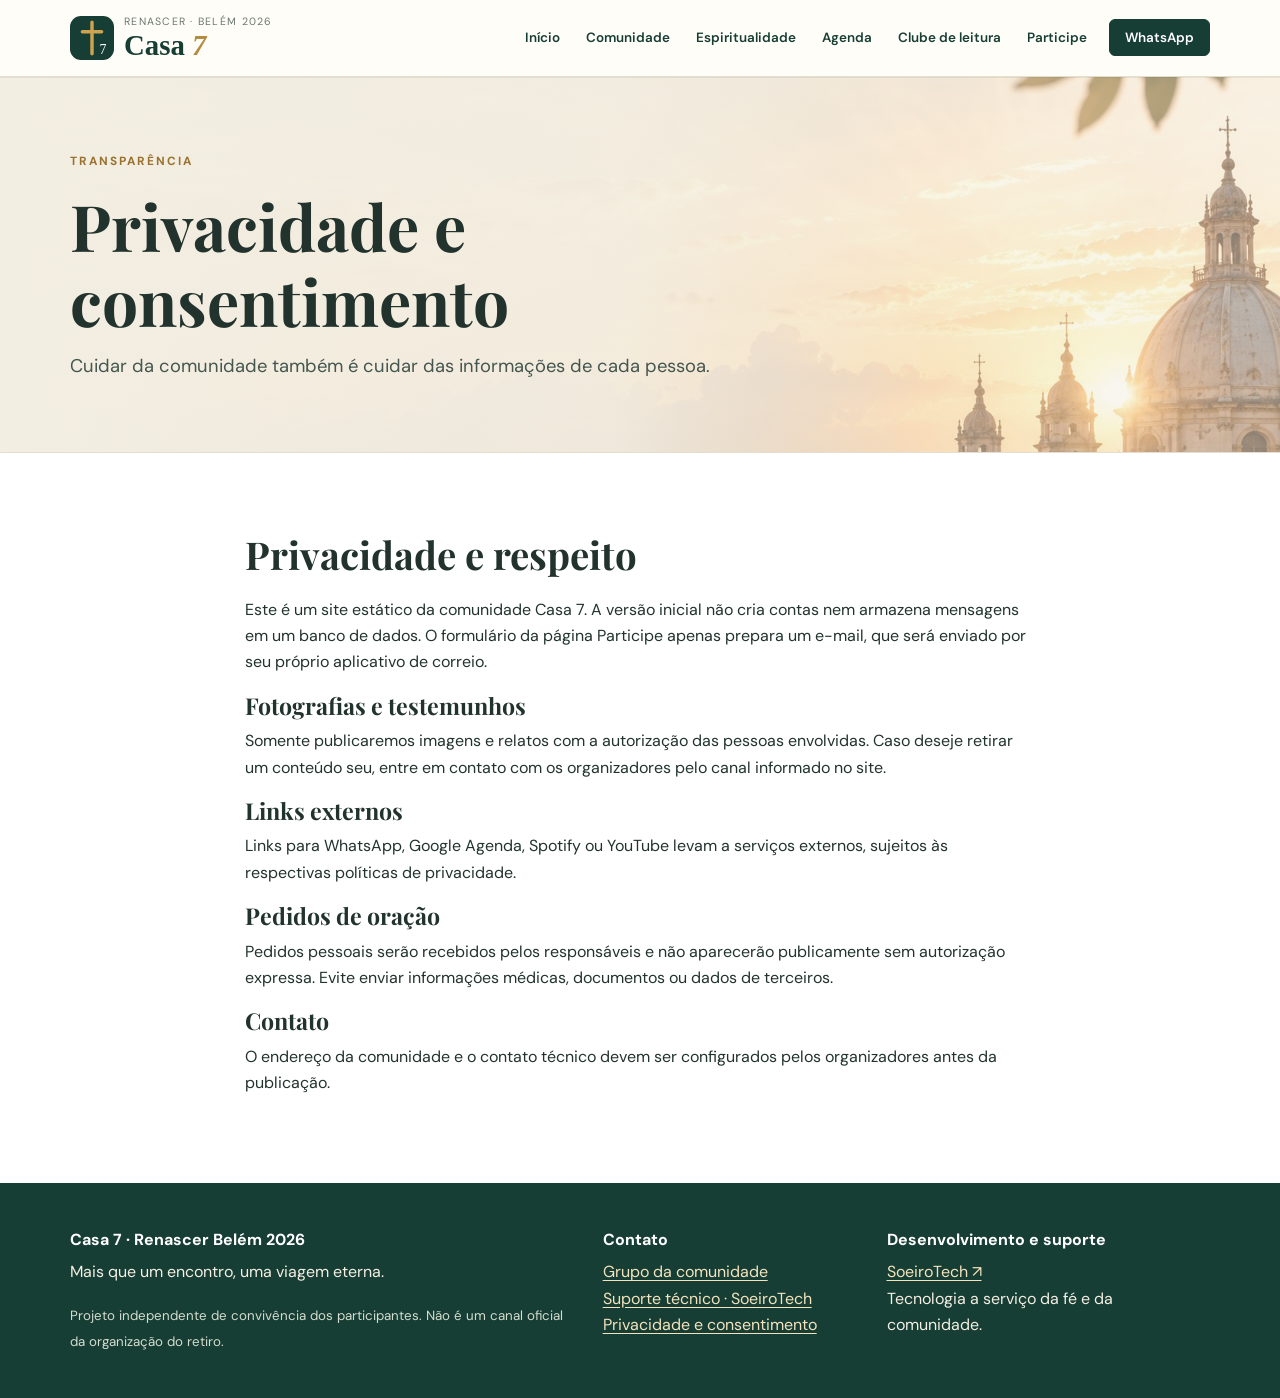
<file: privacidade.html>
<!doctype html><html lang="pt-BR"><head><meta charset="utf-8"><meta name="viewport" content="width=device-width, initial-scale=1"><meta name="description" content="Casa 7 — Comunidade Renascer Belém 2026. Fé, amizade, oração e leitura."><meta name="theme-color" content="#173e35"><title>Privacidade | Casa 7 — Renascer</title><link rel="icon" href="assets/img/favicon.svg" type="image/svg+xml"><link rel="stylesheet" href="assets/css/style.css?v=20260924-12"><link rel="stylesheet" href="assets/css/professional.css?v=20260924-12"><script defer src="assets/js/config.js?v=20260924-12"></script><script defer src="assets/js/app.js?v=20260924-12"></script></head><body><a class="skip" href="#conteudo">Pular para o conteúdo</a><header class="header"><div class="container navwrap"><a class="brand" href="index.html" aria-label="Casa 7, início"><img class="brand-mark" src="assets/img/favicon.svg" alt="" width="44" height="44"><span><small>RENASCER · BELÉM 2026</small><strong>Casa <em>7</em></strong></span></a><button class="menu-toggle" aria-expanded="false" aria-controls="menu" aria-label="Abrir menu">☰</button><nav id="menu" class="nav" aria-label="Menu principal"><a href="index.html" data-nav="index.html">Início</a><a href="comunidade.html" data-nav="comunidade.html">Comunidade</a><a href="espiritualidade.html" data-nav="espiritualidade.html">Espiritualidade</a><a href="agenda.html" data-nav="agenda.html">Agenda</a><a href="leitura.html" data-nav="leitura.html">Clube de leitura</a><a href="participe.html" data-nav="participe.html">Participe</a><a class="nav-cta btn" data-whatsapp href="#">WhatsApp</a></nav></div></header><main id="conteudo"><section class="pagehero"><div class="container"><span class="eyebrow">TRANSPARÊNCIA</span><h1>Privacidade e consentimento</h1><p class="lead">Cuidar da comunidade também é cuidar das informações de cada pessoa.</p></div></section><section class="section "><div class="container"><div class="prose"><h2>Privacidade e respeito</h2><p>Este é um site estático da comunidade Casa 7. A versão inicial não cria contas nem armazena mensagens em um banco de dados. O formulário da página Participe apenas prepara um e-mail, que será enviado por seu próprio aplicativo de correio.</p><h3>Fotografias e testemunhos</h3><p>Somente publicaremos imagens e relatos com a autorização das pessoas envolvidas. Caso deseje retirar um conteúdo seu, entre em contato com os organizadores pelo canal informado no site.</p><h3>Links externos</h3><p>Links para WhatsApp, Google Agenda, Spotify ou YouTube levam a serviços externos, sujeitos às respectivas políticas de privacidade.</p><h3>Pedidos de oração</h3><p>Pedidos pessoais serão recebidos pelos responsáveis e não aparecerão publicamente sem autorização expressa. Evite enviar informações médicas, documentos ou dados de terceiros.</p><h3>Contato</h3><p>O endereço da comunidade e o contato técnico devem ser configurados pelos organizadores antes da publicação.</p></div></div></section></main><footer class="footer"><div class="container footergrid"><div><strong>Casa 7 · Renascer Belém 2026</strong><p>Mais que um encontro, uma viagem eterna.</p><small>Projeto independente de convivência dos participantes. Não é um canal oficial da organização do retiro.</small></div><div><strong>Contato</strong><p><a data-whatsapp href="#">Grupo da comunidade</a><br><a data-tech-mail href="#">Suporte técnico · SoeiroTech</a><br><a href="privacidade.html">Privacidade e consentimento</a></p></div><div><strong>Desenvolvimento e suporte</strong><p><a href="https://soeirotech.com.br" target="_blank" rel="noopener noreferrer">SoeiroTech ↗</a><br>Tecnologia a serviço da fé e da comunidade.</p></div></div></footer></body></html>
</file>
<file: assets/css/style.css>
@import url('https://fonts.googleapis.com/css2?family=DM+Sans:wght@400;500;600;700&family=Playfair+Display:ital,wght@0,500;0,600;0,700;1,500&display=swap');:root{--green:#173e35;--gold:#b48a3c;--ink:#25362f;--cream:#faf7f0;--line:#e5ddcd;--muted:#5f6b62}*{box-sizing:border-box}html{scroll-behavior:smooth}body{margin:0;background:linear-gradient(#faf7f0d9,#faf7f0d9),url("../img/fundo.png") center top/cover fixed no-repeat,var(--cream);color:var(--ink);font-family:'DM Sans',Arial,sans-serif;line-height:1.65}h1,h2,h3,blockquote{font-family:'Playfair Display',Georgia,serif;line-height:1.17}h1{font-size:clamp(2.8rem,6vw,5.5rem);margin:.25em 0}h2{font-size:clamp(1.65rem,3vw,2.6rem);margin:.25em 0 .5em}h3{font-size:1.45rem;margin:.4em 0}p{margin:.4em 0 1em}a{color:var(--green)}a:hover{text-decoration-thickness:2px}a:focus-visible,button:focus-visible,input:focus-visible,textarea:focus-visible,select:focus-visible{outline:3px solid var(--gold);outline-offset:3px}.container{width:min(1140px,calc(100% - 36px));margin:auto}.skip{position:absolute;left:-9999px;z-index:999;background:white;padding:10px}.skip:focus{left:12px;top:12px}.header{background:#fffdf8;border-bottom:1px solid var(--line);position:sticky;top:0;z-index:10}.navwrap{min-height:82px;display:flex;align-items:center;justify-content:space-between;gap:20px}.brand{text-decoration:none;display:flex;align-items:center;gap:12px;color:var(--green)}.brand-symbol{font-size:2rem;color:var(--gold)}.brand small{display:block;font-size:.66rem;letter-spacing:.15em}.brand strong{font-family:Georgia,serif;font-size:1.8rem;line-height:1}.brand em{color:var(--gold)}.nav{display:flex;gap:18px;align-items:center;flex-wrap:wrap}.nav a{font-size:.84rem;text-decoration:none;white-space:nowrap}.nav a[aria-current=page]{color:#986b22;border-bottom:2px solid var(--gold)}.menu-toggle{display:none}.eyebrow{color:#9a712e;font-size:.74rem;font-weight:700;letter-spacing:.17em}.hero{background:radial-gradient(ellipse at 80% 10%,#e8d8b6cc,transparent 52%),linear-gradient(115deg,#faf7f0e8,#f0e9dadf),url("../img/fundo.png") center/cover no-repeat;padding:65px 0}.hero-grid,.split,.feature{display:grid;grid-template-columns:1fr 1fr;gap:50px;align-items:center}.hero h1 em{color:var(--gold)}.hero p{max-width:490px;font-size:1.15rem}.heroquote{font-style:italic;margin-top:34px;color:#786a4c}.hero-visual{position:relative;display:grid;place-items:center}.hero-visual img{width:min(100%,440px);aspect-ratio:1;object-fit:cover;border-radius:50%;box-shadow:0 18px 60px #173e3529}.hero-stamp{position:absolute;bottom:0;right:5%;background:var(--green);color:white;border-radius:100px;padding:10px 20px;font-size:.83rem}.actions{display:flex;gap:12px;flex-wrap:wrap}.btn{background:var(--green);color:white;border:1px solid var(--green);padding:12px 22px;border-radius:30px;text-decoration:none;display:inline-block;font:600 .91rem 'DM Sans',Arial;cursor:pointer}.btn:hover{background:#285747;color:white}.btn.outline{background:transparent;color:var(--green)}.btn.outline:hover{background:#e8eee8}.btn[aria-disabled=true]{background:#8e9991;border-color:#8e9991;pointer-events:none}.section{padding:70px 0;background:#faf7f0d9}.section.muted{background:#f0ebdfdd}.section-head{max-width:690px;margin-bottom:28px}.cards{display:grid;grid-template-columns:repeat(3,minmax(0,1fr));gap:20px}.card{background:#fffdf9;border:1px solid var(--line);border-radius:18px;padding:27px;box-shadow:0 8px 24px #173e3509}.card p{color:var(--muted)}.card-icon{font-size:1.7rem;color:var(--gold)}.textlink{font-weight:700;text-underline-offset:4px}.feature{background:#fffaf0;border:1px solid var(--line);padding:36px;border-radius:20px}.quote{background:#e7e9dc;padding:35px;border-radius:18px;text-align:center}.quote span{font-size:2rem;color:var(--gold)}.quote blockquote{font-size:clamp(1.5rem,2.4vw,2rem);font-style:italic;margin:14px 0}.quote p{color:var(--muted)}.countdown{font-weight:700;font-size:1.4rem;color:var(--gold);margin:16px 0}.pagehero{background:linear-gradient(115deg,#eae5d6e8,#f9f6eee0),url("../img/fundo.png") center/cover no-repeat;padding:75px 0 55px;border-bottom:1px solid var(--line)}.pagehero h1{font-size:clamp(2.4rem,5vw,4.5rem)}.lead{max-width:680px;font-size:1.15rem;color:var(--muted)}.photo{margin:0;text-align:center}.photo img{max-width:100%;width:360px;border-radius:50%;box-shadow:0 10px 35px #173e3526}.photo figcaption{font-size:.85rem;color:var(--muted);margin-top:8px}.placeholder{text-align:center;min-height:180px;font-size:1.4rem}.placeholder p{font-size:.9rem}.embed-placeholder{padding:35px;border:1px dashed var(--gold);border-radius:16px;text-align:center}.embed-placeholder iframe{width:100%;border:0;min-height:360px}.event-list{display:grid;gap:18px}.event{background:white;border:1px solid var(--line);border-radius:16px;padding:24px;display:flex;align-items:center;justify-content:space-between;gap:15px}.event h2{font-size:1.55rem}.notice{margin-top:22px;background:#fff3d8;border-left:4px solid var(--gold);padding:15px;border-radius:6px}.empty{background:white;border:1px solid var(--line);padding:30px;border-radius:16px}.bookart{min-height:340px;border-radius:20px;background:radial-gradient(circle at 50% 40%,#d9c49b,#456453);display:flex;align-items:center;justify-content:center;flex-direction:column;color:#fff9eb;font-size:4rem}.bookart span{font-size:5rem}.bookart small{font-size:.85rem;letter-spacing:.12em}.contact-form{background:white;border:1px solid var(--line);border-radius:18px;padding:25px;display:grid;gap:8px}.contact-form label{font-weight:700}.contact-form input:not([type=checkbox]),.contact-form select,.contact-form textarea{font:inherit;padding:12px;border:1px solid #a6b0a6;border-radius:8px;width:100%;margin-bottom:12px}.check{font-size:.85rem;font-weight:400!important;display:flex;gap:9px;align-items:flex-start}.small{font-size:.85rem;color:var(--muted)}.prose{max-width:790px;margin:auto}.footer{background:var(--green);color:#f4efe3;padding:50px 0}.footergrid{display:grid;grid-template-columns:2fr 1fr 1.3fr;gap:35px}.footer a{color:#f4e4bd}.footer small{color:#d4ddcf}details{margin-top:12px}summary{cursor:pointer;font-weight:700}@media(max-width:920px){.menu-toggle{display:block;border:1px solid var(--line);border-radius:10px;padding:8px 13px;background:white;font-size:1.3rem}.nav{display:none;position:absolute;top:82px;left:0;right:0;background:white;flex-direction:column;align-items:stretch;padding:16px 25px;box-shadow:0 12px 20px #0002}.nav.open{display:flex}.nav a{padding:8px}.cards{grid-template-columns:repeat(2,1fr)}}@media(max-width:650px){body{background-attachment:scroll}.hero{padding:40px 0}.hero-grid,.split,.feature{grid-template-columns:1fr;gap:24px}.hero-visual img{max-width:290px}.cards,.footergrid{grid-template-columns:1fr}.section{padding:44px 0}.feature{padding:22px}.event{align-items:flex-start;flex-direction:column}.pagehero{padding:46px 0}.hero-stamp{right:0}}@media(prefers-reduced-motion:reduce){html{scroll-behavior:auto}}
</file>
<file: assets/css/hero.css>
.hero {
  background:
    linear-gradient(
      90deg,
      #faf7f0 0%,
      #faf7f0f2 34%,
      #faf7f08c 58%,
      #faf7f014 78%
    ),
    url("../img/fundo-optimized.jpg") 72% center / cover no-repeat;
  min-height: 600px;
  padding: 76px 0;
  display: flex;
  align-items: center;
}

.hero-grid {
  display: grid;
  grid-template-columns: minmax(0, 560px) 1fr;
  gap: 50px;
  align-items: center;
}

@media (max-width: 650px) {
  .hero {
    min-height: 650px;
    padding: 52px 0 220px;
    align-items: flex-start;
    background:
      linear-gradient(
        180deg,
        #faf7f0 0%,
        #faf7f0ef 42%,
        #faf7f04d 68%,
        transparent 86%
      ),
      url("../img/fundo-optimized.jpg") 76% center / cover no-repeat;
  }

  .hero-grid {
    grid-template-columns: 1fr;
    gap: 24px;
  }
}
</file>
<file: assets/css/professional.css>
:root {
  --surface: #ffffff;
  --surface-soft: #f2efe7;
  --green-strong: #0f3d33;
  --gold-bright: #c4973f;
  --sky: #397c94;
  --berry: #a8325d;
  --shadow-sm: 0 8px 24px rgba(23, 62, 53, 0.08);
  --shadow-md: 0 18px 48px rgba(23, 62, 53, 0.13);
}

.pagehero.community-pagehero {
  background: #f1ecdf;
}

.section.community-story {
  min-height: 520px;
  display: flex;
  align-items: center;
  background:
    linear-gradient(
      90deg,
      #fff 0%,
      #fffffff5 38%,
      #ffffff9e 58%,
      #ffffff1f 78%
    ),
    url("../img/fundo-optimized.jpg") 72% center / cover no-repeat;
}

.community-story .split {
  min-height: 380px;
  grid-template-columns: minmax(0, 590px) 1fr;
}

.community-story .split > div {
  align-self: center;
}

.community-story h2 {
  font-size: clamp(2rem, 4vw, 3.4rem);
}

.community-story p {
  color: #3f514a;
  font-size: 1.05rem;
}

@media (max-width: 650px) {
  .section.community-story {
    min-height: 650px;
    align-items: flex-start;
    background:
      linear-gradient(
        180deg,
        #fff 0%,
        #fffffff2 48%,
        #ffffff70 70%,
        transparent 88%
      ),
      url("../img/fundo-optimized.jpg") 76% center / cover no-repeat;
  }

  .community-story .split {
    min-height: 570px;
    grid-template-columns: 1fr;
  }
}

/* Palavra e oracao do dia */
.daily-faith {
  position: relative;
  overflow: hidden;
  border-bottom: 1px solid #d8d0be;
  background: #f5f1e8;
}

.daily-faith::before {
  position: absolute;
  inset: 0 auto 0 0;
  width: 5px;
  background: var(--gold);
  content: "";
}

.daily-faith-layout {
  display: grid;
  grid-template-columns: minmax(240px, 0.8fr) minmax(320px, 1.2fr);
  gap: clamp(36px, 7vw, 92px);
  align-items: center;
  padding-top: clamp(44px, 6vw, 70px);
  padding-bottom: clamp(44px, 6vw, 70px);
}

.daily-faith-heading h2 {
  margin: 8px 0 12px;
  font-size: clamp(2rem, 4vw, 3.3rem);
}

.daily-faith-heading p {
  max-width: 520px;
  margin-bottom: 24px;
  color: var(--muted);
}

.daily-prayer {
  padding-left: clamp(22px, 4vw, 52px);
  border-left: 1px solid #cdbf9f;
}

.daily-label {
  color: var(--berry);
  font-size: 0.75rem;
  font-weight: 800;
  letter-spacing: 0;
  text-transform: uppercase;
}

.daily-prayer blockquote {
  margin: 14px 0 22px;
  color: var(--green-strong);
  font-family: var(--serif);
  font-size: clamp(1.35rem, 2.5vw, 2rem);
  line-height: 1.35;
}

.daily-share-row {
  display: flex;
  align-items: center;
  gap: 14px;
}

.daily-share-row .btn {
  padding: 10px 15px;
}

#daily-share-status {
  color: var(--muted);
  font-size: 0.78rem;
}

@media (max-width: 720px) {
  .daily-faith-layout {
    grid-template-columns: 1fr;
    gap: 28px;
  }

  .daily-prayer {
    padding: 26px 0 0;
    border-top: 1px solid #cdbf9f;
    border-left: 0;
  }
}

/* Aviso discreto de boas-vindas */
.welcome-banner {
  position: fixed;
  inset: 0;
  z-index: 1000;
  display: grid;
  padding: 14px;
  place-items: center;
  background: rgba(9, 16, 14, 0.62);
  opacity: 0;
  backdrop-filter: blur(2px);
  transition: opacity 180ms ease;
}

.welcome-banner[hidden] {
  display: none;
}

.welcome-banner.is-visible {
  opacity: 1;
}

body.banner-open {
  overflow: hidden;
}

.welcome-banner-shell {
  position: relative;
  width: min(410px, 100%);
  max-height: calc(100vh - 28px);
  overflow: hidden;
  border-radius: 8px;
  background: #17120f;
  box-shadow: 0 22px 70px rgba(0, 0, 0, 0.42);
  transform: translateY(10px) scale(0.985);
  transition: transform 220ms ease-out;
}

.welcome-banner.is-visible .welcome-banner-shell {
  transform: translateY(0) scale(1);
}

.welcome-banner-image {
  display: block;
  width: 100%;
  max-height: calc(100vh - 92px);
  object-fit: contain;
  background: #17120f;
}

.welcome-banner-close {
  position: absolute;
  top: 10px;
  right: 10px;
  z-index: 1;
  display: grid;
  width: 36px;
  height: 36px;
  padding: 0;
  place-items: center;
  border: 1px solid rgba(255, 255, 255, 0.7);
  border-radius: 50%;
  background: rgba(12, 10, 8, 0.78);
  color: #fff;
  font-size: 1.35rem;
  line-height: 1;
  cursor: pointer;
}

.welcome-banner-close:hover,
.welcome-banner-close:focus-visible {
  background: var(--green-strong);
}

.welcome-banner-footer {
  display: flex;
  align-items: center;
  justify-content: space-between;
  gap: 14px;
  padding: 10px 14px;
  background: #fff;
  color: var(--green-strong);
  font-size: 0.78rem;
  font-weight: 700;
}

.welcome-banner-footer a {
  color: var(--berry);
  white-space: nowrap;
}

@media (max-width: 720px) {
  .welcome-banner {
    padding: 12px;
    place-items: end end;
    background: transparent;
    pointer-events: none;
    backdrop-filter: none;
  }

  .welcome-banner-shell {
    width: min(190px, 52vw);
    pointer-events: auto;
  }

  .welcome-banner-image {
    max-height: 48vh;
  }

  .welcome-banner-close {
    top: 7px;
    right: 7px;
    width: 28px;
    height: 28px;
    font-size: 1rem;
  }

  .welcome-banner-footer {
    justify-content: flex-end;
    padding: 7px 9px;
    font-size: 0.7rem;
  }

  .welcome-banner-footer span {
    display: none;
  }

  body.banner-open {
    overflow: auto;
  }
}

@media (prefers-reduced-motion: reduce) {
  .welcome-banner,
  .welcome-banner-shell {
    transition: none;
  }
}

body {
  background: #f7f5ef;
  color: #22332d;
}

.header {
  background: rgba(255, 253, 248, 0.96);
  box-shadow: 0 1px 0 rgba(23, 62, 53, 0.08);
  backdrop-filter: blur(12px);
}

.navwrap {
  min-height: 76px;
}

.brand {
  gap: 10px;
}

.brand-mark {
  width: 44px;
  height: 44px;
  flex: 0 0 auto;
}

.brand small {
  color: #6a766f;
  letter-spacing: 0.12em;
}

.nav {
  gap: 6px;
}

.nav a {
  padding: 9px 10px;
  border-radius: 6px;
  font-weight: 600;
}

.nav a:hover {
  background: #edf2ee;
}

.nav a[aria-current="page"] {
  border-bottom: 0;
  background: #edf2ee;
  color: var(--green-strong);
}

.nav .nav-cta {
  margin-left: 6px;
  padding: 9px 15px;
  color: #fff;
}

.nav .nav-cta:hover {
  background: #285747;
}

.nav-actions {
  display: flex;
  align-items: center;
  gap: 8px;
  margin-left: 6px;
}

.nav-actions .nav-cta {
  margin-left: 0;
}

.nav-actions .spotify-icon {
  width: 38px;
  height: 38px;
  flex-basis: 38px;
}

.hero {
  border-bottom: 1px solid rgba(23, 62, 53, 0.1);
}

.hero h1 {
  max-width: 620px;
  font-size: clamp(3rem, 5.6vw, 5rem);
  letter-spacing: 0;
}

.hero .eyebrow {
  display: inline-block;
  margin-bottom: 4px;
}

.hero p {
  color: #3f514a;
}

.heroquote {
  padding-left: 18px;
  border-left: 3px solid var(--gold-bright);
}

.section {
  background: #fff;
}

.section.muted {
  background: var(--surface-soft);
}

.section-head {
  margin-bottom: 32px;
}

.section-head p {
  color: var(--muted);
}

.cards {
  gap: 16px;
}

.card {
  position: relative;
  overflow: hidden;
  border-radius: 8px;
  border-color: #ded8ca;
  padding: 25px;
  box-shadow: none;
  transition: transform 180ms ease, box-shadow 180ms ease, border-color 180ms ease;
}

.card::before {
  position: absolute;
  inset: 0 0 auto;
  height: 3px;
  background: var(--gold-bright);
  content: "";
}

.card:hover {
  transform: translateY(-3px);
  border-color: #cfc4ac;
  box-shadow: var(--shadow-sm);
}

.journey-cards {
  grid-template-columns: repeat(5, minmax(0, 1fr));
}

.journey-card {
  min-height: 265px;
  display: flex;
  flex-direction: column;
}

.journey-card h3 {
  font-size: 1.24rem;
}

.journey-card p {
  font-size: 0.92rem;
}

.journey-card .textlink {
  margin-top: auto;
}

.card-icon-box {
  width: 42px;
  height: 42px;
  margin-bottom: 18px;
  display: grid;
  place-items: center;
  border: 1px solid #d7c9aa;
  border-radius: 7px;
  background: #fbf6e9;
  color: var(--green-strong);
  font: 700 0.78rem/1 "DM Sans", Arial, sans-serif;
  letter-spacing: 0;
}

.card-icon-svg {
  width: 21px;
  height: 21px;
  fill: none;
  stroke: currentColor;
  stroke-width: 1.8;
  stroke-linecap: round;
  stroke-linejoin: round;
}

.journey-card:nth-child(2)::before {
  background: var(--berry);
}

.journey-card:nth-child(2) .card-icon-box {
  border-color: #e0b4c4;
  background: #fff2f6;
  color: var(--berry);
}

.journey-card:nth-child(3)::before {
  background: var(--sky);
}

.journey-card:nth-child(3) .card-icon-box {
  border-color: #b7d0da;
  background: #eef8fb;
  color: var(--sky);
}

.journey-card:nth-child(4)::before {
  background: #6d7042;
}

.journey-card:nth-child(4) .card-icon-box {
  border-color: #cfd0ad;
  background: #f7f7e9;
  color: #5e6238;
}

.journey-card:nth-child(5)::before {
  background: #a66328;
}

.journey-card:nth-child(5) .card-icon-box {
  border-color: #dfc29f;
  background: #fff7ec;
  color: #92531d;
}

.card-kicker {
  margin-bottom: 2px;
  color: #8b6728;
  font-size: 0.68rem;
  font-weight: 700;
  letter-spacing: 0.12em;
  text-transform: uppercase;
}

.btn {
  border-radius: 7px;
  padding: 11px 18px;
  box-shadow: none;
}

.btn.outline {
  background: rgba(255, 255, 255, 0.56);
}

.spotify-icon {
  width: 44px;
  height: 44px;
  flex: 0 0 44px;
  display: inline-grid;
  place-items: center;
  border: 1px solid #168a45;
  border-radius: 50%;
  background: #1db954;
  color: #082d1a;
  text-decoration: none;
  box-shadow: 0 7px 18px rgba(29, 185, 84, 0.2);
  transition: transform 160ms ease, background 160ms ease;
}

.spotify-icon span {
  transform: translateY(-1px);
  font-size: 1.35rem;
  line-height: 1;
}

.spotify-icon:hover {
  transform: translateY(-2px);
  background: #28cf65;
  color: #082d1a;
}

.textlink {
  text-decoration: none;
}

.textlink:hover {
  text-decoration: underline;
}

.cirio-countdown {
  padding: 34px 0;
  background: var(--green-strong);
  color: #fff;
  border-bottom: 4px solid var(--gold-bright);
}

.cirio-layout {
  display: grid;
  grid-template-columns: minmax(240px, 1fr) auto auto;
  gap: 34px;
  align-items: center;
}

.cirio-copy .eyebrow {
  color: #e8c77c;
}

.cirio-copy h2 {
  margin: 5px 0 4px;
  font-size: clamp(1.65rem, 2.6vw, 2.35rem);
}

.cirio-copy p {
  margin: 0;
  color: #dce8e3;
}

.cirio-timer {
  display: grid;
  grid-template-columns: repeat(4, 68px);
  gap: 8px;
}

.cirio-timer > div {
  min-height: 72px;
  display: grid;
  place-content: center;
  text-align: center;
  border: 1px solid rgba(255, 255, 255, 0.22);
  border-radius: 6px;
  background: rgba(255, 255, 255, 0.08);
}

.cirio-timer strong {
  color: #fff;
  font-size: 1.45rem;
  line-height: 1.05;
}

.cirio-timer span {
  margin-top: 5px;
  color: #d8e3df;
  font-size: 0.68rem;
  text-transform: uppercase;
}

.cirio-actions {
  display: grid;
  gap: 8px;
}

.cirio-actions .btn {
  min-width: 174px;
  text-align: center;
}

.cirio-primary {
  border-color: var(--gold-bright);
  background: var(--gold-bright);
  color: #172c25;
}

.cirio-primary:hover {
  border-color: #d5ad5f;
  background: #d5ad5f;
  color: #172c25;
}

.cirio-secondary {
  border-color: rgba(255, 255, 255, 0.55);
  background: transparent;
  color: #fff;
}

.cirio-secondary:hover {
  border-color: #fff;
  background: rgba(255, 255, 255, 0.1);
}

.feature {
  border-radius: 8px;
  background: #fff;
  box-shadow: var(--shadow-sm);
}

.quote {
  border-radius: 8px;
  background: #eef0e8;
}

.pagehero {
  position: relative;
  overflow: hidden;
  background:
    linear-gradient(90deg, #f3eee2 0%, #f3eee2eb 48%, #f3eee280 72%),
    url("../img/fundo-optimized.jpg") 75% 52% / cover no-repeat;
  padding: 70px 0 52px;
}

.pagehero h1 {
  max-width: 760px;
  margin-bottom: 12px;
}

.pagehero .lead {
  color: #44564f;
}

.photo img {
  width: min(100%, 390px);
  border: 7px solid #fff;
  box-shadow: var(--shadow-md);
}

.event {
  border-radius: 8px;
  box-shadow: var(--shadow-sm);
}

.event-actions {
  display: flex;
  gap: 10px;
  flex-wrap: wrap;
}

.empty {
  border-radius: 8px;
  border-style: dashed;
  background: #fffdf8;
}

.contact-form {
  border-radius: 8px;
  box-shadow: var(--shadow-sm);
}

.contact-form input:not([type="checkbox"]),
.contact-form select,
.contact-form textarea {
  border-radius: 6px;
  background: #fffefb;
}

.notice {
  border-radius: 4px;
}

.bookart {
  border-radius: 8px;
}

.footer {
  padding: 44px 0;
}

.footer strong {
  color: #fff;
}

.footer a {
  text-underline-offset: 3px;
}

@media (max-width: 1080px) {
  .journey-cards {
    grid-template-columns: repeat(3, minmax(0, 1fr));
  }

  .nav {
    gap: 2px;
  }

  .nav a {
    padding-inline: 7px;
  }
}

@media (max-width: 920px) {
  .nav {
    top: 76px;
    padding: 14px 20px 20px;
  }

  .nav .nav-cta {
    margin-left: 0;
    text-align: center;
  }

  .nav-actions {
    width: 100%;
    margin-left: 0;
  }

  .nav-actions .nav-cta {
    flex: 1;
  }

  .cirio-layout {
    grid-template-columns: 1fr;
    gap: 22px;
  }

  .cirio-timer {
    grid-template-columns: repeat(4, minmax(58px, 82px));
  }

  .cirio-actions {
    grid-template-columns: repeat(2, minmax(0, 1fr));
  }
}

@media (max-width: 650px) {
  .brand strong {
    font-size: 1.5rem;
  }

  .brand small {
    font-size: 0.58rem;
  }

  .hero {
    min-height: 610px;
    padding-top: 44px;
  }

  .hero h1 {
    font-size: clamp(2.75rem, 15vw, 4rem);
  }

  .hero p {
    font-size: 1rem;
  }

  .journey-cards {
    grid-template-columns: 1fr;
  }

  .journey-card {
    min-height: auto;
  }

  .pagehero {
    padding: 50px 0 42px;
    background-position: 72% center;
  }

  .cirio-countdown {
    padding: 30px 0;
  }

  .cirio-timer {
    grid-template-columns: repeat(4, minmax(0, 1fr));
    gap: 6px;
  }

  .cirio-timer > div {
    min-height: 66px;
  }

  .cirio-timer strong {
    font-size: 1.22rem;
  }

  .cirio-actions {
    grid-template-columns: 1fr;
  }

  .cirio-actions .btn {
    width: 100%;
  }

  .event-actions {
    width: 100%;
  }

  .event-actions .btn {
    width: 100%;
    text-align: center;
  }
}

.pagehero.spirituality-pagehero {
  background:
    linear-gradient(90deg, #f5f1e8 0%, #f5f1e8f2 44%, #f5f1e866 70%),
    url("../img/espiritualidade.jpg") 72% 61% / cover no-repeat;
}

.pagehero.reading-pagehero {
  background:
    linear-gradient(90deg, #f5f1e8 0%, #f5f1e8f2 44%, #f5f1e866 70%),
    url("../img/leitura.jpg") 72% 58% / cover no-repeat;
}

.reading-visual {
  width: min(100%, 460px);
  height: 100%;
  margin: 0 0 0 auto;
  align-self: stretch;
  justify-self: end;
}

.reading-visual img {
  display: block;
  width: 100%;
  height: 100%;
  min-height: 0;
  aspect-ratio: auto;
  object-fit: cover;
  border-radius: 8px;
  box-shadow: var(--shadow-md);
}

.reading-intro .split {
  align-items: stretch;
}

.memory-empty {
  max-width: 760px;
  padding: 34px;
  border: 1px dashed #cdbf9f;
  border-radius: 8px;
  background: rgba(255, 255, 255, 0.62);
}

.memory-empty h3 {
  margin-top: 8px;
  font-size: clamp(1.5rem, 3vw, 2.15rem);
}

.memory-empty p {
  max-width: 610px;
  color: var(--muted);
}

@media (max-width: 650px) {
  .pagehero.spirituality-pagehero,
  .pagehero.reading-pagehero {
    background-position: 70% center;
  }

  .memory-empty {
    padding: 25px;
  }

  .reading-visual {
    width: min(100%, 360px);
    height: 270px;
    margin: 4px auto 0;
    align-self: auto;
    justify-self: center;
  }
}

.community-gallery-section .section-head {
  margin-bottom: clamp(34px, 5vw, 58px);
}

.gallery-album + .gallery-album {
  margin-top: clamp(58px, 8vw, 92px);
  padding-top: clamp(46px, 6vw, 66px);
  border-top: 1px solid rgba(23, 62, 53, 0.16);
}

.gallery-album-header {
  display: flex;
  align-items: end;
  justify-content: space-between;
  gap: 24px;
  margin-bottom: 18px;
}

.gallery-album-header h3 {
  max-width: 760px;
  margin: 5px 0 0;
  color: var(--green-strong);
  font-family: Georgia, "Times New Roman", serif;
  font-size: clamp(1.55rem, 3vw, 2.35rem);
  line-height: 1.08;
}

.gallery-album-kicker {
  color: var(--gold-strong);
  font-size: 0.72rem;
  font-weight: 800;
  letter-spacing: 0;
}

.gallery-count {
  flex: 0 0 auto;
  padding-bottom: 5px;
  color: var(--muted);
  font-size: 0.82rem;
  font-weight: 700;
}

.album-carousel {
  display: grid;
  grid-template-columns: 44px minmax(0, 1fr) 44px;
  align-items: center;
  gap: 12px;
}

.carousel-viewport {
  min-width: 0;
  overflow-x: auto;
  overscroll-behavior-inline: contain;
  scroll-behavior: smooth;
  scroll-snap-type: inline mandatory;
  scrollbar-width: none;
}

.carousel-viewport::-webkit-scrollbar {
  display: none;
}

.carousel-viewport:focus-visible {
  outline: 3px solid var(--gold-strong);
  outline-offset: 4px;
  border-radius: 6px;
}

.carousel-track {
  display: grid;
  grid-auto-flow: column;
  grid-auto-columns: minmax(220px, 32%);
  gap: 12px;
}

.carousel-track .gallery-item {
  height: clamp(160px, 19vw, 220px);
  margin: 0;
  scroll-snap-align: start;
}

.carousel-track .gallery-item img {
  width: 100%;
  height: 100%;
  object-fit: cover;
  object-position: center;
}

.carousel-button {
  display: inline-grid;
  width: 44px;
  height: 44px;
  padding: 0;
  place-items: center;
  border: 0;
  border-radius: 50%;
  background: var(--green-strong);
  color: #fff;
  font-family: Arial, sans-serif;
  font-size: 1.8rem;
  line-height: 1;
  cursor: pointer;
  transition: background-color 160ms ease, opacity 160ms ease;
}

.carousel-button:hover:not(:disabled) {
  background: var(--green);
}

.carousel-button:disabled {
  opacity: 0.28;
  cursor: default;
}

.carousel-button:focus-visible {
  outline: 3px solid var(--gold-strong);
  outline-offset: 3px;
}

.gallery-item {
  display: block;
  width: 100%;
  margin: 0 0 12px;
  padding: 0;
  overflow: hidden;
  border: 0;
  border-radius: 6px;
  background: #dfe4df;
  break-inside: avoid;
  cursor: zoom-in;
}

.gallery-item:focus-visible {
  outline: 3px solid var(--gold-strong);
  outline-offset: 3px;
}

.gallery-item img {
  display: block;
  width: 100%;
  height: auto;
  transition: transform 220ms ease;
}

.gallery-item:hover img {
  transform: scale(1.025);
}

.gallery-note {
  margin-top: 14px;
  color: var(--muted);
  font-size: 0.82rem;
}

.gallery-dialog {
  width: min(1080px, calc(100% - 28px));
  max-height: 90vh;
  padding: 0;
  overflow: visible;
  border: 0;
  border-radius: 8px;
  background: #111;
  box-shadow: 0 24px 80px rgba(0, 0, 0, 0.4);
}

.gallery-dialog::backdrop {
  background: rgba(9, 19, 16, 0.82);
}

.gallery-dialog img {
  display: block;
  width: 100%;
  max-height: 86vh;
  object-fit: contain;
  border-radius: 8px;
}

.gallery-close {
  position: absolute;
  top: -14px;
  right: -14px;
  z-index: 1;
  width: 38px;
  height: 38px;
  border: 2px solid #fff;
  border-radius: 50%;
  background: var(--green-strong);
  color: #fff;
  font-size: 1.5rem;
  line-height: 1;
  cursor: pointer;
}

.gallery-modal-nav {
  position: absolute;
  z-index: 1;
  top: 50%;
  display: grid;
  width: 42px;
  height: 42px;
  padding: 0;
  place-items: center;
  transform: translateY(-50%);
  border: 1px solid rgba(255, 255, 255, 0.7);
  border-radius: 50%;
  background: rgba(12, 43, 35, 0.9);
  color: #fff;
  font-family: Arial, sans-serif;
  font-size: 1.8rem;
  line-height: 1;
  cursor: pointer;
}

.gallery-modal-prev {
  left: 12px;
}

.gallery-modal-next {
  right: 12px;
}

.gallery-modal-nav:disabled {
  opacity: 0.25;
  cursor: default;
}

.gallery-modal-status {
  position: absolute;
  z-index: 1;
  left: 50%;
  bottom: 12px;
  padding: 6px 10px;
  transform: translateX(-50%);
  border-radius: 999px;
  background: rgba(8, 24, 19, 0.82);
  color: #fff;
  font-size: 0.78rem;
  font-weight: 750;
}

@media (max-width: 720px) {
  .gallery-album-header {
    align-items: start;
  }

  .album-carousel {
    grid-template-columns: 38px minmax(0, 1fr) 38px;
    gap: 8px;
  }

  .carousel-button {
    width: 38px;
    height: 38px;
  }

  .carousel-track {
    grid-auto-columns: minmax(210px, 78%);
  }

  .carousel-track .gallery-item {
    height: 170px;
  }

  .gallery-close {
    top: 8px;
    right: 8px;
  }

  .gallery-modal-nav {
    width: 36px;
    height: 36px;
  }

  .gallery-modal-prev {
    left: 8px;
  }

  .gallery-modal-next {
    right: 8px;
  }
}

@media (max-width: 480px) {
  .gallery-album-header {
    display: block;
  }

  .gallery-count {
    display: block;
    margin-top: 8px;
    padding: 0;
  }

  .carousel-track {
    grid-auto-columns: 86%;
  }
}

/* Informativos, programacao e videos */
.community-info-layout,
.cirio-program-layout {
  display: grid;
  grid-template-columns: minmax(0, 1fr) minmax(280px, 440px);
  gap: clamp(34px, 7vw, 86px);
  align-items: center;
}

.community-info-copy p,
.cirio-program-copy p {
  max-width: 610px;
  color: var(--muted);
}

.community-info-copy .btn,
.cirio-program-copy .btn {
  margin-top: 12px;
}

.editorial-poster {
  display: block;
  width: min(100%, 440px);
  margin-left: auto;
  overflow: hidden;
  border-radius: 8px;
  box-shadow: var(--shadow-md);
}

.editorial-poster img {
  display: block;
  width: 100%;
  height: auto;
}

.community-videos {
  display: grid;
  grid-template-columns: repeat(2, minmax(0, 1fr));
  gap: 18px;
}

.community-video {
  margin: 0;
}

.community-video video {
  display: block;
  width: 100%;
  aspect-ratio: 16 / 9;
  object-fit: contain;
  border-radius: 8px;
  background: #101312;
  box-shadow: var(--shadow-sm);
}

.community-video figcaption {
  margin-top: 9px;
  color: var(--muted);
  font-size: 0.82rem;
}

.site-playlist-link {
  display: grid;
  grid-template-columns: 108px minmax(0, 1fr);
  gap: 24px;
  align-items: center;
  max-width: 720px;
}

.site-playlist-link img {
  display: block;
  width: 108px;
  height: 108px;
  object-fit: cover;
  border: 2px solid var(--gold);
  border-radius: 50%;
}

.site-playlist-link h2 {
  margin: 4px 0 7px;
}

.site-playlist-link p {
  margin: 0 0 18px;
  color: var(--muted);
}

@media (max-width: 720px) {
  .community-info-layout,
  .cirio-program-layout,
  .community-videos {
    grid-template-columns: 1fr;
  }

  .editorial-poster {
    width: min(100%, 380px);
    margin: 0 auto;
  }
}

@media (max-width: 420px) {
  .site-playlist-link {
    grid-template-columns: 76px minmax(0, 1fr);
    gap: 16px;
  }

  .site-playlist-link img {
    width: 76px;
    height: 76px;
  }
}

/* Mini player da pagina inicial */
.mini-player {
  border-bottom: 1px solid #d8d0be;
  background: #fff;
}

.mini-player[hidden] {
  display: none;
}

.mini-player-layout {
  display: grid;
  grid-template-columns: auto minmax(190px, 1fr) auto minmax(220px, 1.15fr) minmax(120px, 0.45fr);
  align-items: center;
  gap: 22px;
  min-height: 108px;
  padding-top: 18px;
  padding-bottom: 18px;
}

.playlist-cover {
  position: relative;
  width: 58px;
  height: 58px;
  padding: 0;
  overflow: hidden;
  border: 2px solid var(--gold);
  border-radius: 50%;
  background: #17120f;
  cursor: pointer;
}

.playlist-cover img {
  display: block;
  width: 100%;
  height: 100%;
  object-fit: cover;
}

.playlist-cover:hover,
.playlist-cover:focus-visible {
  border-color: var(--berry);
  box-shadow: 0 0 0 4px rgba(181, 52, 105, 0.12);
}

.player-track {
  display: flex;
  min-width: 0;
  flex-direction: column;
  gap: 2px;
}

.player-track .eyebrow {
  margin-bottom: 3px;
  font-size: 0.66rem;
}

.player-track strong,
.player-track span:last-child {
  overflow: hidden;
  text-overflow: ellipsis;
  white-space: nowrap;
}

.player-track strong {
  color: var(--green-strong);
  font-family: var(--serif);
  font-size: 1.12rem;
}

.player-track span:last-child {
  color: var(--muted);
  font-size: 0.78rem;
}

.player-controls,
.player-volume,
.player-progress-wrap {
  display: flex;
  align-items: center;
}

.player-controls {
  gap: 7px;
}

.player-icon {
  display: inline-grid;
  width: 38px;
  height: 38px;
  padding: 0;
  place-items: center;
  border: 1px solid #cfc6b4;
  border-radius: 50%;
  background: #fff;
  color: var(--green-strong);
  cursor: pointer;
}

.player-icon:hover,
.player-icon:focus-visible {
  border-color: var(--gold);
  background: #faf6ed;
}

.player-toggle {
  width: 44px;
  height: 44px;
  border-color: var(--green-strong);
  background: var(--green-strong);
  color: #fff;
}

.player-toggle:hover,
.player-toggle:focus-visible {
  border-color: var(--green-strong);
  background: #205448;
}

.player-icon-svg,
.player-volume svg {
  width: 18px;
  height: 18px;
  fill: none;
  stroke: currentColor;
  stroke-linecap: round;
  stroke-linejoin: round;
  stroke-width: 2;
}

.player-progress-wrap {
  min-width: 0;
  gap: 9px;
  color: var(--muted);
  font-size: 0.72rem;
  font-variant-numeric: tabular-nums;
}

.player-progress-wrap input,
.player-volume input {
  min-width: 0;
  accent-color: var(--berry);
  cursor: pointer;
}

.player-progress-wrap input {
  width: 100%;
}

.player-volume {
  gap: 8px;
  color: var(--green-strong);
}

.player-volume input {
  width: 100%;
}

@media (max-width: 900px) {
  .mini-player-layout {
    grid-template-columns: auto minmax(180px, 1fr) auto minmax(220px, 1.2fr);
  }

  .player-volume {
    display: none;
  }
}

@media (max-width: 650px) {
  .mini-player-layout {
    grid-template-columns: auto minmax(0, 1fr) auto;
    gap: 12px 16px;
    min-height: 0;
    padding-top: 16px;
    padding-bottom: 16px;
  }

  .player-progress-wrap {
    grid-column: 1 / -1;
  }

  .playlist-cover {
    width: 48px;
    height: 48px;
  }
}

.playlist-panel {
  border-top: 1px solid #d8d0be;
  border-bottom: 1px solid #d8d0be;
  background: #f7f5ef;
}

.playlist-panel[hidden] {
  display: none;
}

.playlist-panel-inner {
  padding-top: 28px;
  padding-bottom: 32px;
}

.playlist-panel-head {
  display: flex;
  align-items: center;
  justify-content: space-between;
  gap: 20px;
  margin-bottom: 18px;
}

.playlist-panel-head h2 {
  margin: 5px 0 0;
  font-size: clamp(1.55rem, 3vw, 2.25rem);
}

.playlist-close {
  display: grid;
  width: 36px;
  height: 36px;
  padding: 0;
  flex: 0 0 auto;
  place-items: center;
  border: 1px solid #cfc6b4;
  border-radius: 50%;
  background: #fff;
  color: var(--green-strong);
  font-size: 1.25rem;
  cursor: pointer;
}

.playlist-tracks {
  display: grid;
  grid-template-columns: repeat(2, minmax(0, 1fr));
  gap: 6px 18px;
  max-height: 340px;
  overflow: auto;
  scrollbar-color: var(--gold) transparent;
}

.playlist-track {
  display: grid;
  grid-template-columns: 34px minmax(0, 1fr);
  align-items: center;
  gap: 10px;
  min-height: 58px;
  padding: 8px 10px;
  border: 1px solid transparent;
  border-radius: 6px;
  background: transparent;
  color: var(--green-strong);
  text-align: left;
  cursor: pointer;
}

.playlist-track:hover,
.playlist-track:focus-visible {
  border-color: #cfc6b4;
  background: #fff;
}

.playlist-track.is-current {
  border-color: rgba(181, 52, 105, 0.32);
  background: #fff;
}

.playlist-track-number {
  color: var(--berry);
  font-size: 0.74rem;
  font-weight: 800;
  font-variant-numeric: tabular-nums;
}

.playlist-track-copy {
  display: flex;
  min-width: 0;
  flex-direction: column;
}

.playlist-track-copy strong,
.playlist-track-copy span {
  overflow: hidden;
  text-overflow: ellipsis;
  white-space: nowrap;
}

.playlist-track-copy strong {
  font-size: 0.88rem;
}

.playlist-track-copy span {
  color: var(--muted);
  font-size: 0.72rem;
}

@media (max-width: 650px) {
  .playlist-tracks {
    grid-template-columns: 1fr;
    max-height: 390px;
  }
}
</file>
